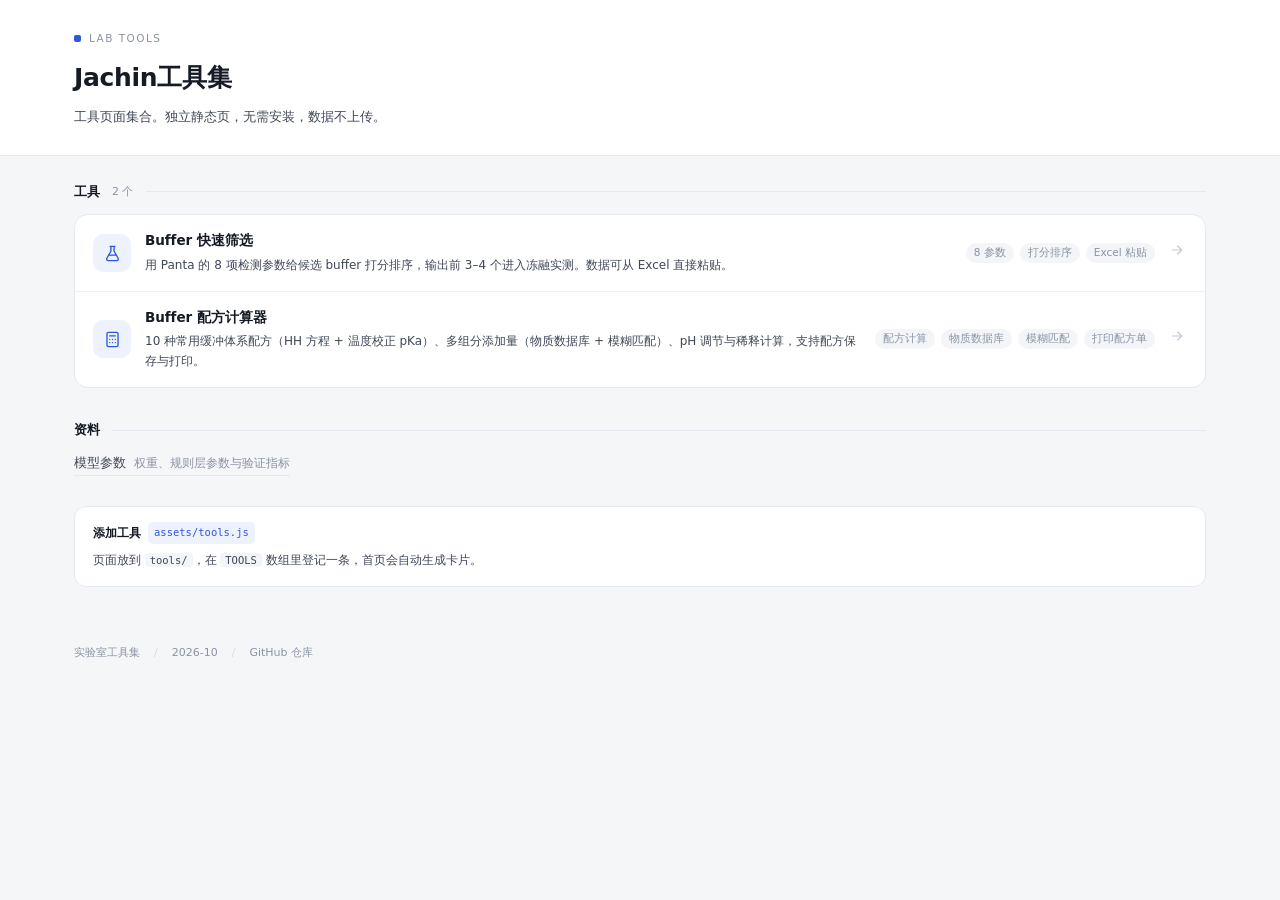
<file: index.html>
<!DOCTYPE html>
<html lang="zh-CN">
<head>
<meta charset="UTF-8">
<meta name="viewport" content="width=device-width, initial-scale=1.0">
<title>Jachin工具集</title>
<link rel="stylesheet" href="assets/site.css">
</head>
<body>

<div class="top">
  <div class="inner">
    <div class="mark"><i></i>Lab Tools</div>
    <h1>Jachin工具集</h1>
    <div class="lead">工具页面集合。独立静态页，无需安装，数据不上传。</div>
  </div>
</div>

<div class="shell">

  <div id="sectLive">
    <div class="sect-hd">
      <h2>工具</h2>
      <span class="cnt" id="cntLive"></span>
      <span class="line"></span>
    </div>
    <div class="list" id="gridLive"></div>
  </div>

  <div id="sectDocs" style="margin-top:32px">
    <div class="sect-hd">
      <h2>资料</h2>
      <span class="line"></span>
    </div>
    <div class="doclist" id="docList"></div>
  </div>

  <div class="note">
    <div class="hd">添加工具 <span class="k">assets/tools.js</span></div>
    页面放到 <code>tools/</code>，在 <code>TOOLS</code> 数组里登记一条，首页会自动生成卡片。
  </div>

</div>

<footer>
  <span>实验室工具集</span>
  <span class="sep">/</span>
  <span>2026-10</span>
  <span class="sep">/</span>
  <a href="https://github.com/JachinHu/buffer-screening-model">GitHub 仓库</a>
</footer>

<script src="assets/tools.js"></script>
</body>
</html>
</file>
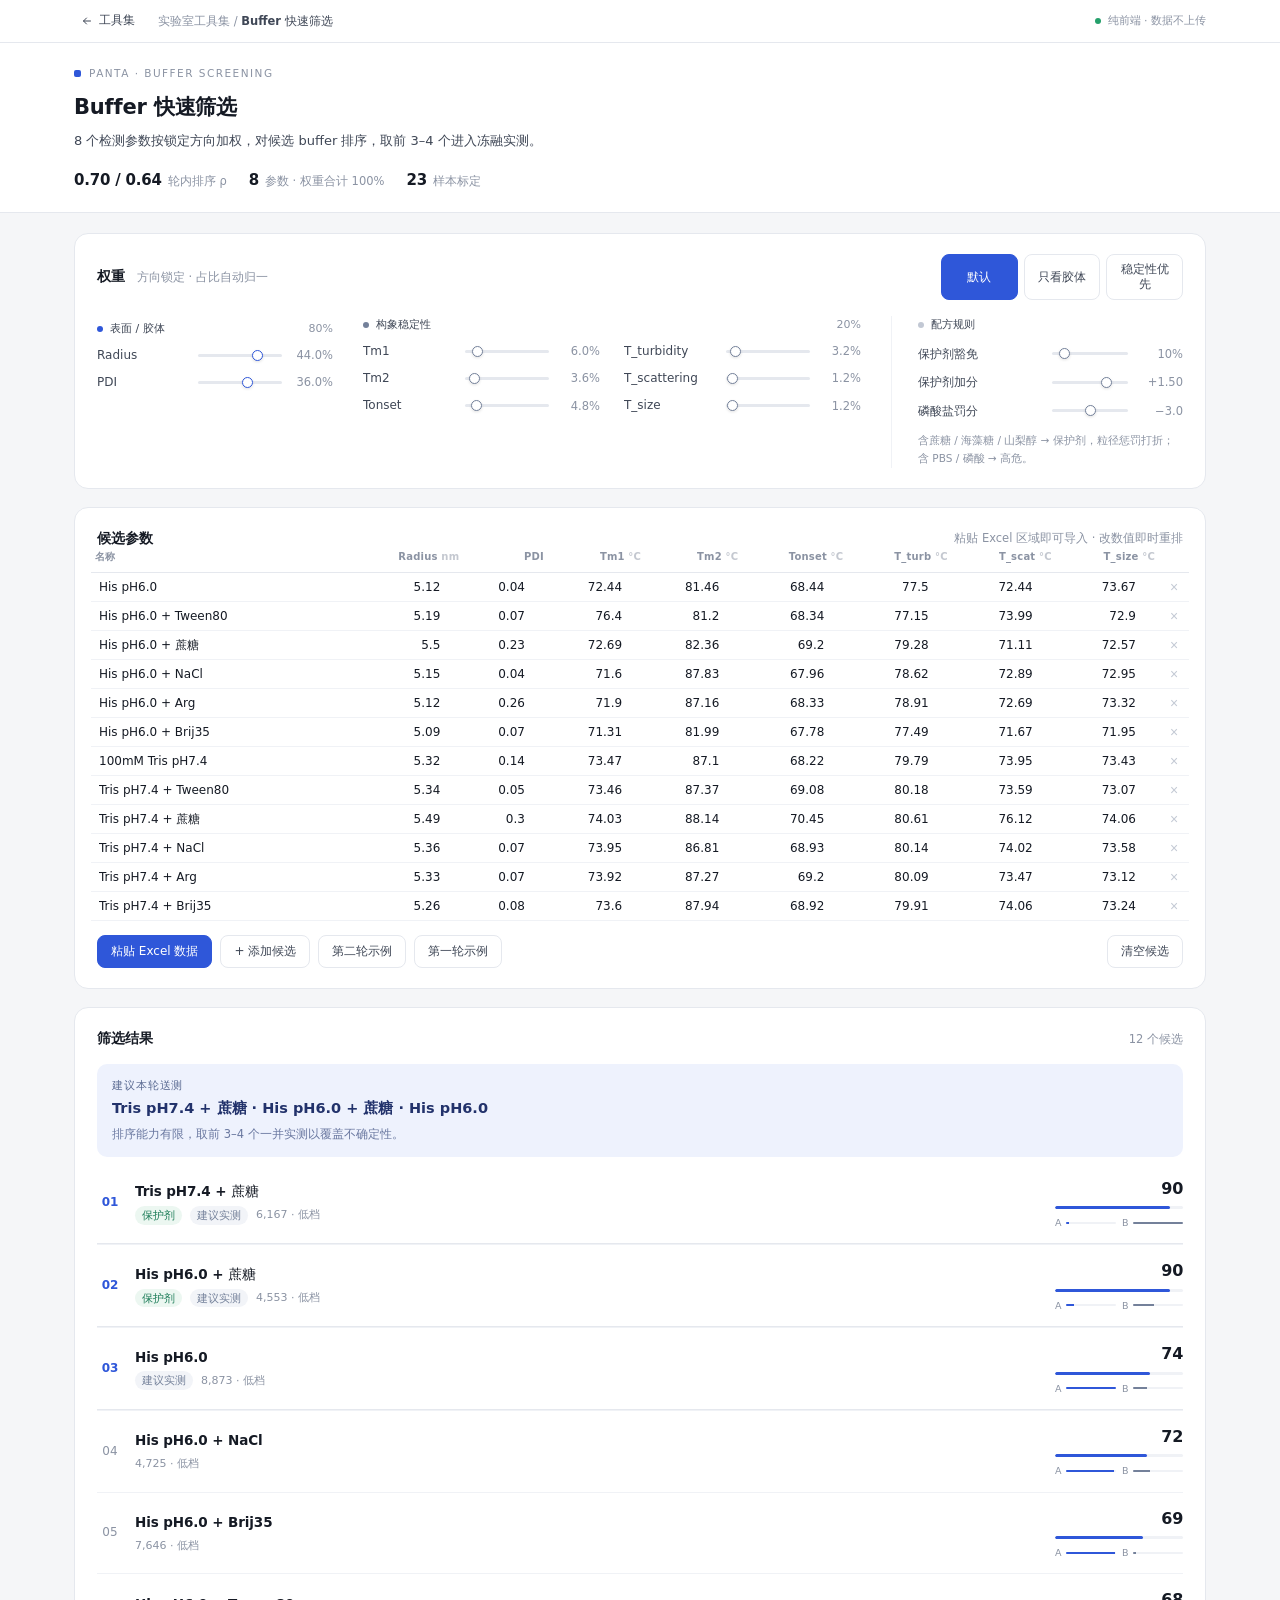
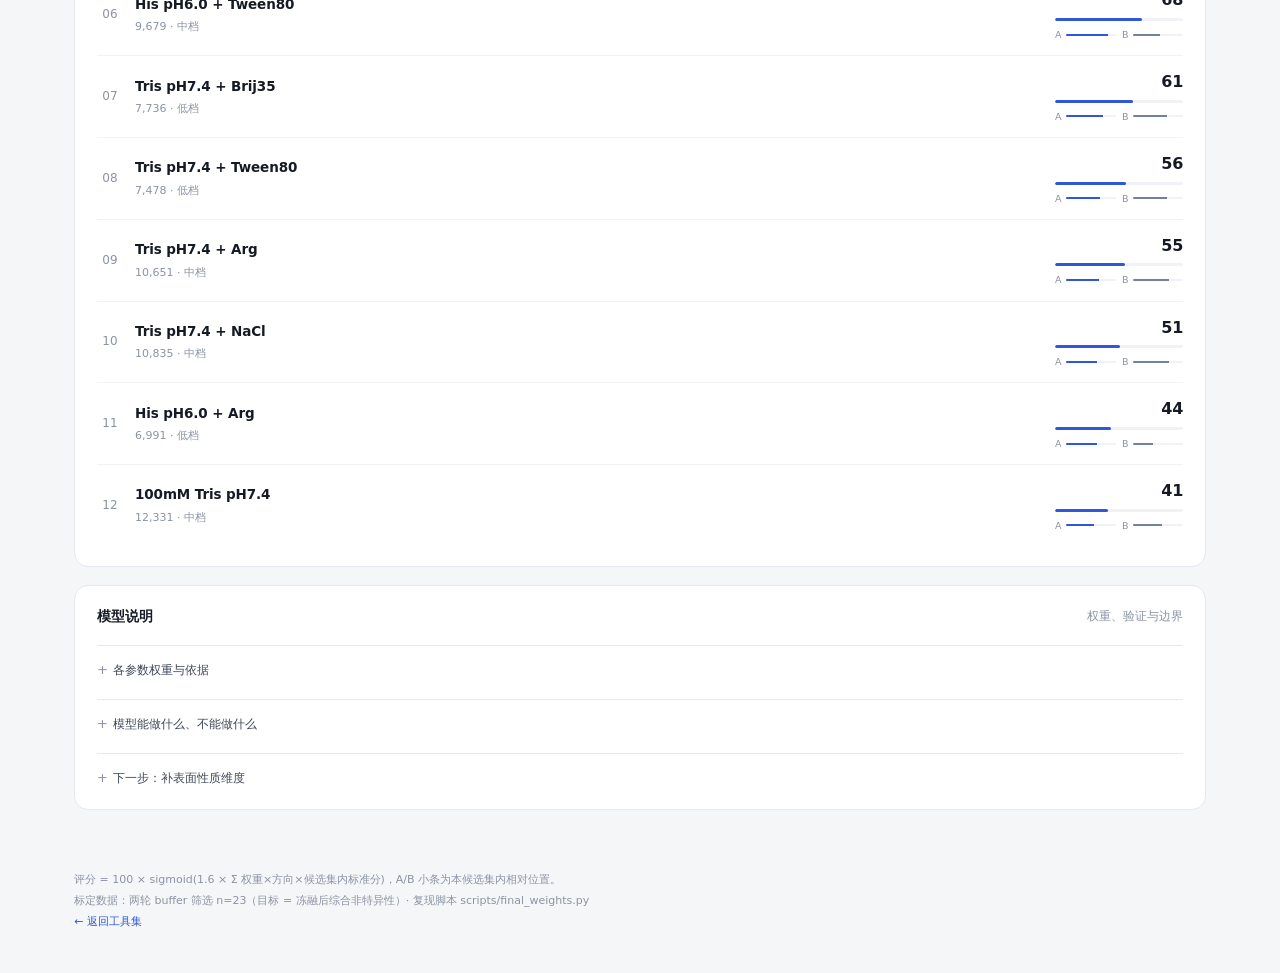
<file: Buffer快速筛选工具.html>
<!DOCTYPE html>
<html lang="zh-CN">
<head>
<meta charset="UTF-8">
<meta name="viewport" content="width=device-width, initial-scale=1.0">
<meta http-equiv="refresh" content="0; url=tools/buffer-screening.html">
<title>已迁移 · Buffer 快速筛选</title>
<link rel="canonical" href="tools/buffer-screening.html">
<style>
  body{margin:0;min-height:100vh;display:flex;align-items:center;justify-content:center;
    background:#f5f6f8;color:#3f4756;font:14px/1.7 "Segoe UI","Microsoft YaHei",system-ui,sans-serif}
  .b{text-align:center;padding:32px}
  a{color:#2f57d9;text-decoration:none}
  .m{color:#8b93a3;font-size:12px;margin-top:6px}
</style>
</head>
<body>
  <div class="b">
    <div>该工具已迁入工具集</div>
    <div style="margin-top:10px"><a href="tools/buffer-screening.html">→ 打开 Buffer 快速筛选</a></div>
    <div class="m">或前往 <a href="index.html">工具集首页</a></div>
  </div>
</body>
</html>
</file>
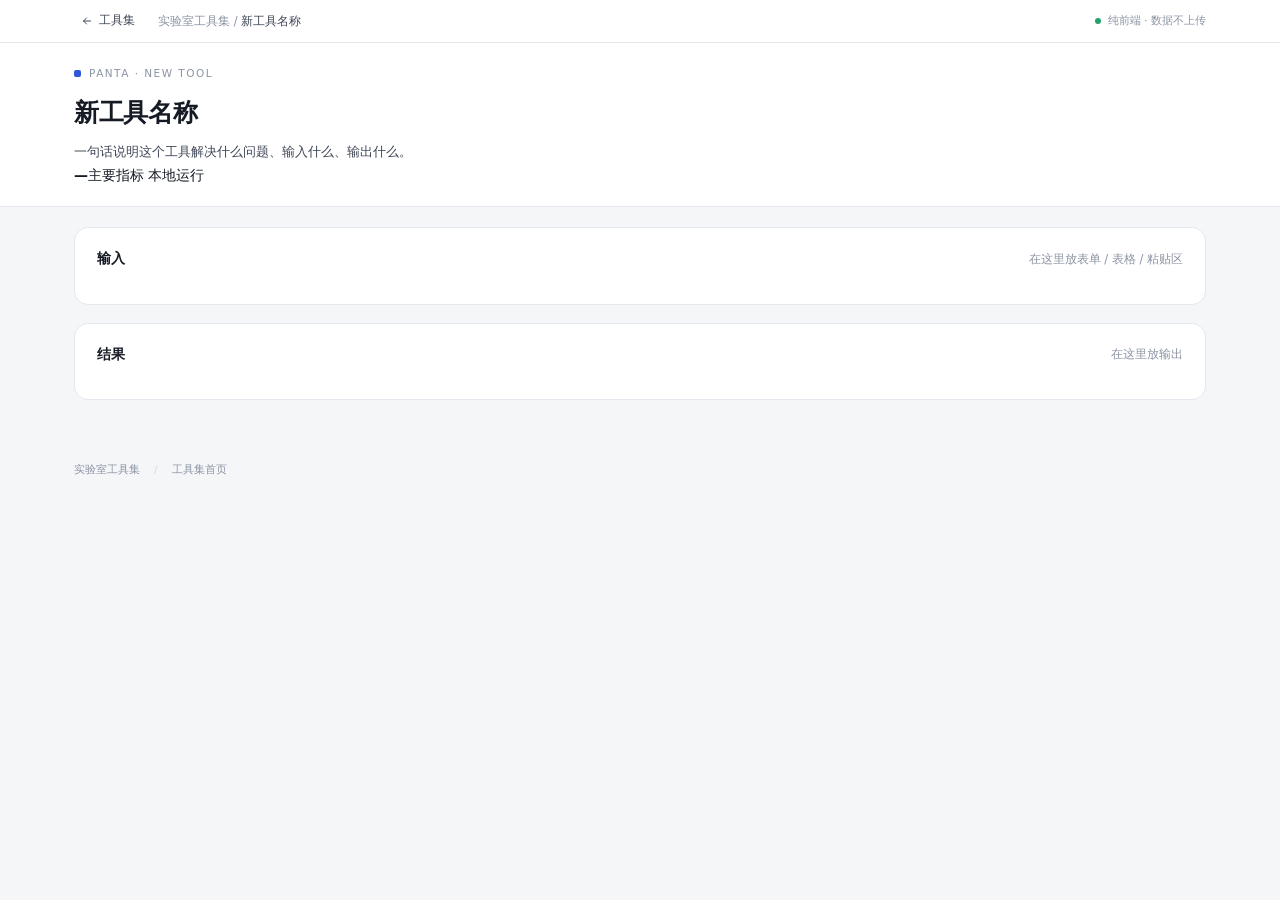
<file: tools/_template.html>
<!DOCTYPE html>
<html lang="zh-CN">
<head>
<meta charset="UTF-8">
<meta name="viewport" content="width=device-width, initial-scale=1.0">
<title>新工具 · 实验室工具集</title>
<!-- 共享样式：颜色、字号、卡片、标签都在这里 -->
<link rel="stylesheet" href="../assets/site.css">
<style>
  /* 只写本工具独有的样式 */
  .top .inner{max-width:1180px;margin:0 auto;padding:22px 24px 20px}
  .shell{max-width:1180px;margin:0 auto;padding:20px 24px 60px;display:flex;flex-direction:column;gap:18px}
  .panel{background:var(--card);border:1px solid var(--line);border-radius:var(--radius);padding:20px 22px}
  .hd{display:flex;align-items:center;justify-content:space-between;gap:12px;margin-bottom:14px}
  .hd h2{font-size:13.5px;font-weight:650}
  .hd .sub{font-size:11.5px;color:var(--muted)}
</style>
</head>
<body>

<!-- 返回条：所有工具页都保留这一段，只改 crumb 里的工具名 -->
<div class="toolbar">
  <div class="inner">
    <a class="back" href="../index.html">
      <svg viewBox="0 0 24 24"><path d="M19 12H5M11 6l-6 6 6 6"/></svg>
      工具集
    </a>
    <span class="crumb">实验室工具集 / <b>新工具名称</b></span>
    <span class="right"><i></i>纯前端 · 数据不上传</span>
  </div>
</div>

<div class="top">
  <div class="inner">
    <div class="mark"><i></i>Panta · New Tool</div>
    <h1>新工具名称</h1>
    <div class="lead">一句话说明这个工具解决什么问题、输入什么、输出什么。</div>
    <div class="chips">
      <span class="chip"><b>—</b>主要指标</span>
      <span class="chip">本地运行</span>
    </div>
  </div>
</div>

<div class="shell">

  <section class="panel">
    <div class="hd">
      <h2>输入</h2>
      <span class="sub">在这里放表单 / 表格 / 粘贴区</span>
    </div>
    <!-- 内容 -->
  </section>

  <section class="panel">
    <div class="hd">
      <h2>结果</h2>
      <span class="sub">在这里放输出</span>
    </div>
    <!-- 内容 -->
  </section>

</div>

<footer>
  <span>实验室工具集</span>
  <span class="sep">/</span>
  <a href="../index.html">工具集首页</a>
</footer>

<script>
/* 逻辑写在这里；不引外部依赖，保持单页可离线打开 */
</script>
</body>
</html>
</file>
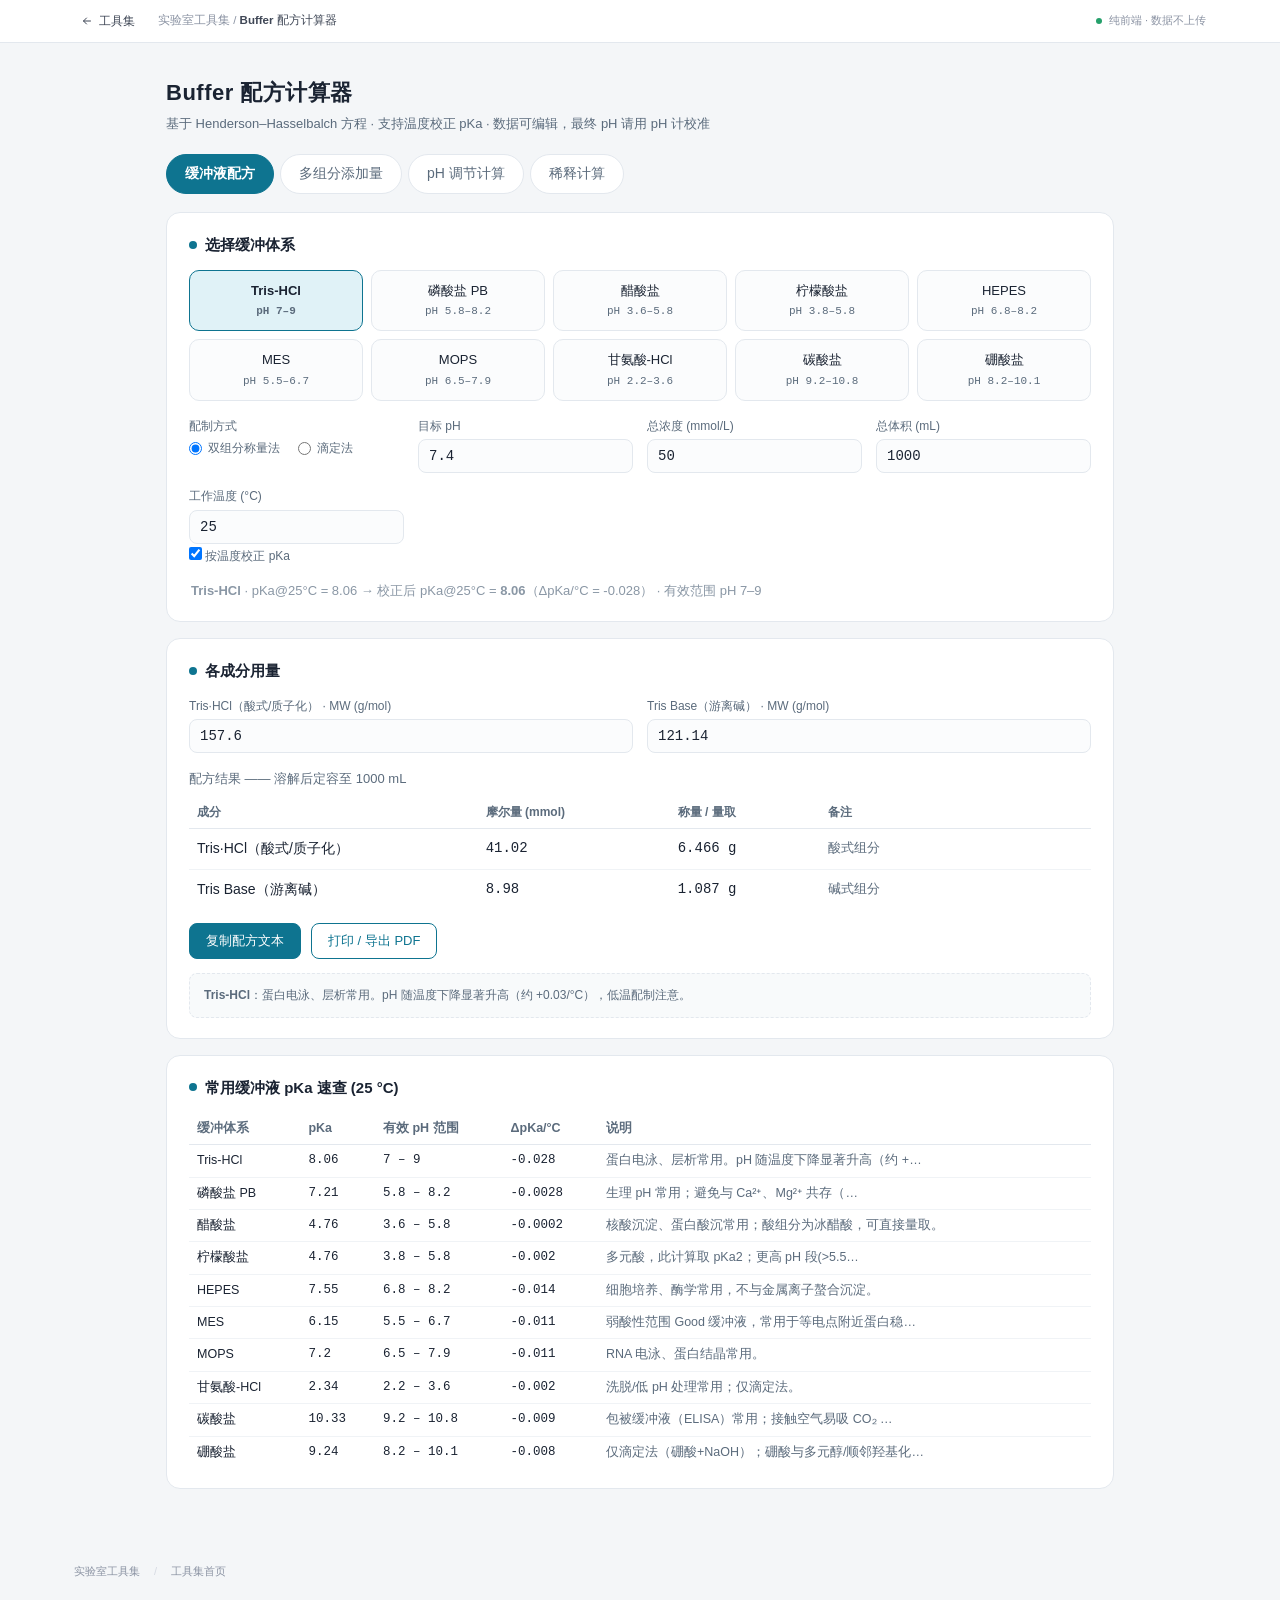
<file: tools/buffer-calculator.html>
<!DOCTYPE html>
<html lang="zh-CN">
<head>
<meta charset="UTF-8">
<meta name="viewport" content="width=device-width, initial-scale=1.0">
<link rel="stylesheet" href="../assets/site.css">
<title>Buffer 配方计算器 · 实验室工具集</title>
<style>
  :root{
    --bg:#f4f6f8; --card:#ffffff; --ink:#1a2332; --sub:#5b6b7c;
    --line:#e3e8ee; --accent:#0e7490; --accent-soft:#e0f2f7;
    --warn-bg:#fff7ed; --warn-ink:#9a3412; --ok:#047857;
    --mono:ui-monospace,'SF Mono',Consolas,'Cascadia Mono',monospace;
  }
  *{box-sizing:border-box;margin:0;padding:0}
  body{background:var(--bg);color:var(--ink);
    font-family:-apple-system,'Segoe UI','PingFang SC','Microsoft YaHei',sans-serif;
    line-height:1.55;padding:0}
  .wrap{max-width:980px;margin:0 auto;padding:22px 16px 56px}
  header{margin-bottom:20px}
  h1{font-size:22px;font-weight:700;letter-spacing:.5px}
  header p{color:var(--sub);font-size:13px;margin-top:4px}
  /* Tabs */
  .tabs{display:flex;gap:6px;flex-wrap:wrap;margin-bottom:18px}
  .tab{padding:8px 18px;border-radius:999px;border:1px solid var(--line);
    background:var(--card);color:var(--sub);font-size:14px;cursor:pointer;user-select:none}
  .tab.on{background:var(--accent);border-color:var(--accent);color:#fff;font-weight:600}
  section.tabpane{display:none}
  section.tabpane.on{display:block}
  .card{background:var(--card);border:1px solid var(--line);border-radius:14px;
    padding:20px 22px;margin-bottom:16px}
  .card h2{font-size:15px;font-weight:700;margin-bottom:14px;display:flex;align-items:center;gap:8px}
  .card h2 .dot{width:8px;height:8px;border-radius:50%;background:var(--accent)}
  .grid{display:grid;grid-template-columns:repeat(auto-fit,minmax(180px,1fr));gap:14px}
  .field label{display:block;font-size:12px;color:var(--sub);margin-bottom:4px}
  .field input,.field select{width:100%;padding:8px 10px;border:1px solid var(--line);
    border-radius:8px;font-size:14px;background:#fbfcfd;color:var(--ink);outline:none}
  .field input:focus,.field select:focus{border-color:var(--accent);background:#fff}
  .field input[type=number]{font-family:var(--mono)}
  .hint{font-size:11px;color:#8a97a5;margin-top:3px}
  .radio-row{display:flex;gap:18px;font-size:14px;align-items:center}
  .radio-row label{display:flex;align-items:center;gap:6px;cursor:pointer}
  table{width:100%;border-collapse:collapse;font-size:14px}
  th{font-size:12px;color:var(--sub);text-align:left;font-weight:600;
    border-bottom:1px solid var(--line);padding:6px 8px}
  td{padding:9px 8px;border-bottom:1px solid #f0f3f6}
  td.num{font-family:var(--mono)}
  tr:last-child td{border-bottom:none}
  .result-title{font-size:13px;color:var(--sub);margin-bottom:8px}
  .warn{background:var(--warn-bg);color:var(--warn-ink);font-size:12.5px;
    padding:8px 12px;border-radius:8px;margin-top:12px}
  .note{font-size:12px;color:var(--sub);background:#f8fafb;border:1px dashed var(--line);
    border-radius:8px;padding:10px 14px;margin-top:14px}
  .btn{padding:8px 16px;border-radius:8px;border:1px solid var(--accent);
    background:var(--accent);color:#fff;font-size:13px;cursor:pointer}
  .btn.ghost{background:#fff;color:var(--accent)}
  .btn:hover{opacity:.9}
  .actions{margin-top:14px;display:flex;gap:10px}
  .copied{color:var(--ok);font-size:13px;display:none}
  /* 模糊匹配下拉 */
  .rp-name-cell{position:relative;min-width:180px}
  .sugg{position:absolute;left:0;right:0;top:100%;z-index:60;background:#fff;border:1px solid var(--line);
    border-radius:8px;box-shadow:0 8px 24px rgba(20,40,60,.14);max-height:232px;overflow-y:auto;display:none;margin-top:2px}
  .sugg.open{display:block}
  .sugg .it{padding:7px 11px;font-size:13px;cursor:pointer;display:flex;justify-content:space-between;gap:10px;align-items:center}
  .sugg .it:hover,.sugg .it.hl{background:var(--accent-soft)}
  .sugg .it b{font-weight:600}
  .sugg .it .mw{font-family:var(--mono);font-size:11.5px;color:var(--sub);white-space:nowrap}
  .sugg mark{background:#bfe6f0;border-radius:2px;padding:0 1px;color:inherit}
  .sugg .none{padding:9px 11px;font-size:12px;color:var(--sub)}
  /* 我的配方列表 */
  .sr-item{margin-bottom:6px}
  .sr-row{display:flex;align-items:center;gap:12px;padding:9px 12px;border:1px solid var(--line);
    border-radius:9px;background:#fbfcfd;cursor:pointer;user-select:none}
  .sr-row:hover{border-color:#c9d6de;background:#f4f8fa}
  .sr-item.open .sr-row{border-radius:9px 9px 0 0;background:#f0f7fa;border-color:#bcd9e2}
  .sr-row .sr-name{font-weight:600;font-size:14px}
  .sr-row .sr-meta{flex:1;color:var(--sub);font-size:12px;font-family:var(--mono)}
  .sr-row .sr-caret{color:var(--sub);font-size:11px;transition:transform .15s}
  .sr-item.open .sr-caret{transform:rotate(90deg)}
  .sr-detail{display:none;border:1px solid #bcd9e2;border-top:none;border-radius:0 0 9px 9px;
    padding:12px 14px;background:#fff}
  .sr-item.open .sr-detail{display:block}
  .sr-vol{display:flex;align-items:center;gap:8px;margin-bottom:10px;flex-wrap:wrap}
  .sr-vol label{color:var(--sub);font-size:12px}
  .sr-vol input{width:110px;padding:5px 8px;border:1px solid var(--line);border-radius:7px;
    font-family:var(--mono);font-size:13px;background:#fbfcfd}
  .sr-vol input:focus{border-color:var(--accent);outline:none;background:#fff}
  .sr-vol .sr-vol-note{color:var(--sub);font-size:11px}
  .sr-tbl{width:100%;border-collapse:collapse;font-size:13px}
  .sr-tbl th,.sr-tbl td{padding:6px 8px;border-bottom:1px solid #f0f3f6;text-align:left}
  .sr-tbl th{font-size:12px;color:var(--sub);border-bottom:1px solid var(--line);font-weight:600}
  .sr-tbl tr:last-child td{border-bottom:none}
  .sr-empty{color:var(--sub);font-size:13px;padding:14px 4px;text-align:center}
  /* 配方单打印 */
  #srPrintArea{display:none}
  .prt-head h1{font-size:20px;margin:0 0 4px}
  .prt-head{border-bottom:2px solid #333;padding-bottom:10px;margin-bottom:14px}
  .prt-meta{font-size:12px;color:#444}
  .prt-table{width:100%;border-collapse:collapse;font-size:13px}
  .prt-table th,.prt-table td{border:1px solid #888;padding:6px 9px;text-align:left;vertical-align:top}
  .prt-table th{background:#efefef;font-weight:600}
  .prt-note{font-size:11.5px;color:#555;margin-top:12px}
  @media print{
    body{background:#fff;padding:0}
    body>.wrap,body>.toolbar,body>footer{display:none!important}
    #srPrintArea{display:block!important}
  }
  /* buffer picker */
  .picker{display:grid;grid-template-columns:repeat(auto-fill,minmax(150px,1fr));gap:8px;margin-bottom:16px}
  .pk{padding:10px 12px;border:1px solid var(--line);border-radius:10px;cursor:pointer;
    font-size:13px;background:#fbfcfd;text-align:center}
  .pk small{display:block;color:var(--sub);font-size:11px;margin-top:2px;font-family:var(--mono)}
  .pk.on{border-color:var(--accent);background:var(--accent-soft);font-weight:600}
  .ref-table td,.ref-table th{font-size:12.5px;padding:6px 8px}
  @media print{ body{background:#fff;padding:0} .tabs,.btn,.actions,.picker{display:none} section.tabpane{display:block!important} }
</style>
</head>
<body>
<div class="toolbar">
  <div class="inner">
    <a class="back" href="../index.html">
      <svg viewBox="0 0 24 24"><path d="M19 12H5M11 6l-6 6 6 6"/></svg>
      工具集
    </a>
    <span class="crumb">实验室工具集 / <b>Buffer 配方计算器</b></span>
    <span class="right"><i></i>纯前端 · 数据不上传</span>
  </div>
</div>
<div class="wrap">
  <header>
    <h1>Buffer 配方计算器</h1>
    <p>基于 Henderson–Hasselbalch 方程 · 支持温度校正 pKa · 数据可编辑，最终 pH 请用 pH 计校准</p>
  </header>

  <nav class="tabs">
    <div class="tab on" data-tab="t1">缓冲液配方</div>
    <div class="tab" data-tab="t2">多组分添加量</div>
    <div class="tab" data-tab="t3">pH 调节计算</div>
    <div class="tab" data-tab="t4">稀释计算</div>
  </nav>

  <!-- ========== Tab 1 缓冲液配方 ========== -->
  <section class="tabpane on" id="t1">
    <div class="card">
      <h2><span class="dot"></span>选择缓冲体系</h2>
      <div class="picker" id="picker"></div>

      <div class="grid">
        <div class="field"><label>配制方式</label>
          <div class="radio-row" id="modeRow"></div>
        </div>
        <div class="field"><label>目标 pH</label>
          <input type="number" id="b_ph" step="0.01" value="7.4">
        </div>
        <div class="field"><label>总浓度 (mmol/L)</label>
          <input type="number" id="b_c" step="1" value="50">
        </div>
        <div class="field"><label>总体积 (mL)</label>
          <input type="number" id="b_v" step="1" value="1000">
        </div>
        <div class="field"><label>工作温度 (°C)</label>
          <input type="number" id="b_t" step="0.1" value="25">
          <div class="hint"><label style="cursor:pointer"><input type="checkbox" id="b_tc" checked style="width:auto"> 按温度校正 pKa</label></div>
        </div>
        <div class="field" id="titrantField" style="display:none"><label>滴定液浓度 (mol/L)</label>
          <input type="number" id="b_tit" step="0.1" value="1.0">
        </div>
      </div>

      <div class="hint" id="pkaLine" style="margin:12px 2px 0;font-size:13px"></div>
    </div>

    <div class="card">
      <h2><span class="dot"></span>各成分用量</h2>
      <div id="compFields" class="grid" style="margin-bottom:16px"></div>
      <div class="result-title" id="resTitle">配方结果</div>
      <table>
        <thead><tr><th style="width:32%">成分</th><th>摩尔量 (mmol)</th><th>称量 / 量取</th><th style="width:30%">备注</th></tr></thead>
        <tbody id="resBody"></tbody>
      </table>
      <div id="resWarn"></div>
      <div class="actions">
        <button class="btn" id="copyBtn">复制配方文本</button>
        <button class="btn ghost" onclick="window.print()">打印 / 导出 PDF</button>
        <span class="copied" id="copied">✓ 已复制到剪贴板</span>
      </div>
      <div class="note" id="bufNote"></div>
    </div>

    <div class="card">
      <h2><span class="dot"></span>常用缓冲液 pKa 速查 (25 °C)</h2>
      <table class="ref-table">
        <thead><tr><th>缓冲体系</th><th>pKa</th><th>有效 pH 范围</th><th>ΔpKa/°C</th><th>说明</th></tr></thead>
        <tbody id="refBody"></tbody>
      </table>
    </div>
  </section>

  <!-- ========== Tab 2 多组分 ========== -->
  <section class="tabpane" id="t2">
    <div class="card">
      <h2><span class="dot"></span>多组分添加量计算</h2>
      <div class="grid" style="margin-bottom:14px">
        <div class="field"><label>溶液总体积 (mL)</label><input type="number" id="c_v" step="0.1" value="1000"></div>
        <div class="field" style="align-self:end"><button class="btn ghost" id="addRowBtn">＋ 添加成分行</button></div>
      </div>
      <div style="overflow-x:auto">
      <table id="recipeTable">
        <thead><tr>
          <th>成分（输入即模糊匹配）</th><th>形态</th><th>摩尔质量<br>(g/mol)</th><th>密度<br>(g/mL)</th><th>纯度<br>(%)</th>
          <th>目标浓度</th><th>单位</th><th style="min-width:190px">添加量</th><th></th>
        </tr></thead>
        <tbody id="recipeBody"></tbody>
      </table>
      </div>
      <div class="actions">
        <button class="btn" id="copyRecipe">复制配方文本</button>
        <button class="btn ghost" id="clearRecipe">清空配方行</button>
        <span class="copied" id="copied2">✓ 已复制到剪贴板</span>
      </div>
      <div class="note">成分列直接打字即从物质数据库模糊联想（如输入 tris、甘、twe 均可命中），选中后自动带入摩尔质量/密度/纯度；下拉没有的当自定义物质临时录入，参数仍可手改。液体按 质量 ÷ 密度 ÷ 纯度 折算量取体积；%(v/v) 直接按目标体积百分比量取。配方与物质数据库均自动保存在本机浏览器。</div>
    </div>

    <div class="card">
      <h2><span class="dot"></span>我的配方 <span style="font-weight:400;font-size:12px;color:var(--sub)" id="sr_count"></span></h2>
      <div class="grid" style="margin-bottom:14px;grid-template-columns:minmax(220px,1fr) auto">
        <div class="field"><label>配方名称</label><input type="text" id="sr_name" placeholder="如 PBS 1L、裂解液、透析液…"></div>
        <div class="field" style="align-self:end"><button class="btn" id="sr_save">保存当前配方</button></div>
      </div>
      <div id="sr_list"></div>
      <div class="note">保存内容包括全部配方行（成分、参数、浓度、单位）与总体积；<b>点击配方行</b>可展开查看成分明细，并直接修改配制体积（用量即时重算、自动保存）；「载入」会整表恢复到上方配方表。同名保存视为覆盖。</div>
    </div>

    <div class="card">
      <h2><span class="dot"></span>物质数据库 <span style="font-weight:400;font-size:12px;color:var(--sub)" id="libCount"></span></h2>
      <div class="grid" style="margin-bottom:12px;grid-template-columns:minmax(180px,1.4fr) 92px 108px 92px 92px auto">
        <div class="field"><label>新增物质 · 名称</label><input type="text" id="ns_name" placeholder="如 NaH₂PO₄ / 谷胱甘肽"></div>
        <div class="field"><label>形态</label>
          <select id="ns_state"><option value="solid">固体</option><option value="liquid">液体</option></select></div>
        <div class="field"><label>摩尔质量 (g/mol)</label><input type="number" id="ns_mw" step="0.01" placeholder="必填"></div>
        <div class="field"><label>密度 (g/mL)</label><input type="number" id="ns_d" step="0.001" disabled></div>
        <div class="field"><label>纯度 (%)</label><input type="number" id="ns_p" step="0.1" value="100" disabled></div>
        <div class="field" style="align-self:end"><button class="btn" id="ns_add" style="width:100%">添加入库</button></div>
      </div>
      <div class="field" style="max-width:320px;margin-bottom:10px"><label>搜索（支持模糊匹配）</label>
        <input type="text" id="libSearch" placeholder="输入关键字过滤下方列表…"></div>
      <div style="overflow-x:auto">
      <table id="libTable">
        <thead><tr><th>名称</th><th>形态</th><th>摩尔质量 (g/mol)</th><th>密度 (g/mL)</th><th>纯度 (%)</th><th></th></tr></thead>
        <tbody id="libBody"></tbody>
      </table>
      </div>
      <div class="actions">
        <button class="btn ghost" id="exportLibBtn">导出数据库 (JSON)</button>
        <button class="btn ghost" id="importLibBtn">导入 (JSON / CSV)</button>
        <input type="file" id="importFile" accept=".json,.csv,.txt" style="display:none">
        <button class="btn ghost" id="resetSubBtn">恢复默认库</button>
      </div>
      <div class="note">数据库中补充/修改试剂（名称、形态、摩尔质量、密度、纯度），配方表即时可用；数据保存在本机浏览器，可通过导出/导入在设备间迁移，也支持从 Excel 复制的 CSV（列序：名称,形态,摩尔质量,密度,纯度）批量导入。</div>
    </div>
  </section>

  <!-- ========== Tab 3 pH 调节 ========== -->
  <section class="tabpane" id="t3">
    <div class="card">
      <h2><span class="dot"></span>将缓冲液从当前 pH 调至目标 pH（强酸/强碱用量估算）</h2>
      <div class="grid">
        <div class="field"><label>缓冲液总浓度 (mmol/L)</label><input type="number" id="a_c" step="1" value="50"></div>
        <div class="field"><label>溶液体积 (mL)</label><input type="number" id="a_v" step="1" value="1000"></div>
        <div class="field"><label>缓冲对 pKa（25 °C）</label><input type="number" id="a_pka" step="0.01" value="8.06"></div>
        <div class="field"><label>当前 pH</label><input type="number" id="a_p1" step="0.01" value="7.2"></div>
        <div class="field"><label>目标 pH</label><input type="number" id="a_p2" step="0.01" value="7.6"></div>
        <div class="field"><label>调节用试剂</label>
          <select id="a_titrant"><option value="base">NaOH（升 pH）</option><option value="acid">HCl（降 pH）</option></select>
        </div>
        <div class="field"><label>滴定液浓度 (mol/L)</label><input type="number" id="a_tm" step="0.1" value="1.0"></div>
      </div>
      <div id="a_res" style="margin-top:18px"></div>
      <div class="note">原理：目标 pH 对应的共轭碱摩尔分数变化 × 缓冲总摩尔数 = 需转化的量。估算基于理想溶液，实际滴加时应边搅边用 pH 计监测，接近目标时改用稀滴定液微调。</div>
    </div>
  </section>

  <!-- ========== Tab 4 稀释 ========== -->
  <section class="tabpane" id="t4">
    <div class="card">
      <h2><span class="dot"></span>储备液稀释（C₁V₁ = C₂V₂）</h2>
      <div class="grid">
        <div class="field"><label>储备液浓度 C₁</label><input type="number" id="d_c1" step="0.001" value="1"></div>
        <div class="field"><label>目标浓度 C₂</label><input type="number" id="d_c2" step="0.001" value="0.05"></div>
        <div class="field"><label>目标体积 V₂ (mL)</label><input type="number" id="d_v2" step="0.1" value="100"></div>
      </div>
      <div id="d_res" style="margin-top:18px"></div>
      <div class="note">取 V₁ 储备液，加水（或其他溶剂）定容至 V₂。补加溶剂量 = V₂ − V₁。</div>
    </div>
  </section>
</div>

<footer>
  <span>实验室工具集</span>
  <span class="sep">/</span>
  <a href="../index.html">工具集首页</a>
</footer>

<!-- 配方单打印区（仅打印时可见） -->
<div id="srPrintArea"></div>

<script>
/* ============ 数据 ============ */
const BUFFERS = [
  { id:'tris', name:'Tris-HCl', pKa:8.06, dpKa:-0.028, range:[7.0,9.0],
    note:'蛋白电泳、层析常用。pH 随温度下降显著升高（约 +0.03/°C），低温配制注意。',
    acid:{label:'Tris·HCl（酸式/质子化）', mw:157.60},
    base:{label:'Tris Base（游离碱）', mw:121.14},
    titrate:{dissolve:'base', titrantLabel:'HCl'} },
  { id:'phos', name:'磷酸盐 PB', pKa:7.21, dpKa:-0.0028, range:[5.8,8.2],
    note:'生理 pH 常用；避免与 Ca²⁺、Mg²⁺ 共存（生成沉淀），不适合某些酶反应。',
    acid:{label:'NaH₂PO₄', mw:156.01, hint:'无水 119.98 · 二水 156.01'},
    base:{label:'Na₂HPO₄', mw:177.99, hint:'无水 141.96 · 二水 177.99 · 十二水 358.14'} },
  { id:'acet', name:'醋酸盐', pKa:4.76, dpKa:-0.0002, range:[3.6,5.8],
    note:'核酸沉淀、蛋白酸沉常用；酸组分为冰醋酸，可直接量取。',
    acid:{label:'冰醋酸（酸式）', mw:60.05, liquid:true, density:1.05, purity:99.5},
    base:{label:'醋酸钠·3H₂O', mw:136.08, hint:'无水 82.03'},
    titrate:{dissolve:'base', titrantLabel:'醋酸(按1 mol计,改用量取)'} },
  { id:'cit', name:'柠檬酸盐', pKa:4.76, dpKa:-0.002, range:[3.8,5.8],
    note:'多元酸，此计算取 pKa2；更高 pH 段(>5.5)偏差增大，建议实测校准。',
    acid:{label:'柠檬酸·H₂O', mw:210.14, hint:'无水 192.12'},
    base:{label:'柠檬酸三钠·2H₂O', mw:294.10, hint:'无水 258.06'} },
  { id:'hepes', name:'HEPES', pKa:7.55, dpKa:-0.014, range:[6.8,8.2],
    note:'细胞培养、酶学常用，不与金属离子螯合沉淀。',
    acid:{label:'HEPES（游离酸）', mw:238.30},
    base:{label:'HEPES 钠盐', mw:260.29},
    titrate:{dissolve:'acid', titrantLabel:'NaOH'} },
  { id:'mes', name:'MES', pKa:6.15, dpKa:-0.011, range:[5.5,6.7],
    note:'弱酸性范围 Good 缓冲液，常用于等电点附近蛋白稳定。',
    acid:{label:'MES（游离酸）', mw:195.24},
    base:{label:'MES 钠盐', mw:217.22},
    titrate:{dissolve:'acid', titrantLabel:'NaOH'} },
  { id:'mops', name:'MOPS', pKa:7.20, dpKa:-0.011, range:[6.5,7.9],
    note:'RNA 电泳、蛋白结晶常用。',
    acid:{label:'MOPS（游离酸）', mw:209.26},
    base:{label:'MOPS 钠盐', mw:231.25},
    titrate:{dissolve:'acid', titrantLabel:'NaOH'} },
  { id:'gly', name:'甘氨酸-HCl', pKa:2.34, dpKa:-0.002, range:[2.2,3.6],
    note:'洗脱/低 pH 处理常用；仅滴定法。',
    acid:{label:'甘氨酸', mw:75.07},
    base:null,
    titrate:{dissolve:'acid', titrantLabel:'HCl'} },
  { id:'carb', name:'碳酸盐', pKa:10.33, dpKa:-0.009, range:[9.2,10.8],
    note:'包被缓冲液（ELISA）常用；接触空气易吸 CO₂ 致 pH 漂移。',
    acid:{label:'NaHCO₃', mw:84.01},
    base:{label:'Na₂CO₃（无水）', mw:105.99, hint:'十水 286.14'},
    titrate:{dissolve:'acid', titrantLabel:'NaOH'} },
  { id:'bor', name:'硼酸盐', pKa:9.24, dpKa:-0.008, range:[8.2,10.1],
    note:'仅滴定法（硼酸+NaOH）；硼酸与多元醇/顺邻羟基化合物络合，避免含糖体系。',
    acid:{label:'硼酸 H₃BO₃', mw:61.83},
    base:null,
    titrate:{dissolve:'acid', titrantLabel:'NaOH'} },
];

/* ============ 通用 ============ */
const $ = id => document.getElementById(id);
const fmt = (x, d=2) => { if(!isFinite(x)) return '—';
  const s = x.toFixed(d); return /^0\.0+$/.test(s) ? x.toExponential(2) : parseFloat(s).toLocaleString('en-US',{maximumFractionDigits:d}); };
function frac(pH, pKa){ const r = Math.pow(10, pH - pKa); return {r, fAcid:1/(1+r), fBase:r/(1+r)}; }

/* Tabs */
document.querySelectorAll('.tab').forEach(t => t.addEventListener('click', () => {
  document.querySelectorAll('.tab').forEach(x=>x.classList.remove('on'));
  document.querySelectorAll('.tabpane').forEach(x=>x.classList.remove('on'));
  t.classList.add('on'); $(t.dataset.tab).classList.add('on');
}));

/* ============ Tab1 ============ */
let curBuf = BUFFERS[0], curMode = 'weigh';
const picker = $('picker');
BUFFERS.forEach(b => {
  const d = document.createElement('div'); d.className = 'pk'; d.textContent = b.name;
  const s = document.createElement('small'); s.textContent = `pH ${b.range[0]}–${b.range[1]}`; d.appendChild(s);
  d.onclick = () => { curBuf = b; curMode = b.base ? 'weigh' : 'titrate'; $('b_ph').value = ((b.range[0]+b.range[1])/2).toFixed(1); renderPicker(); renderBufForm(); calcBuf(); };
  picker.appendChild(d);
});
function renderPicker(){ [...picker.children].forEach((el,i)=> el.classList.toggle('on', BUFFERS[i]===curBuf)); }

function renderBufForm(){
  const mr = $('modeRow'); mr.innerHTML = '';
  const modes = curBuf.base ? [['weigh','双组分称量法'],['titrate','滴定法']] : [['titrate','滴定法（单一组分 + 滴定液）']];
  modes.forEach(([v,l]) => {
    const lb = document.createElement('label');
    lb.innerHTML = `<input type="radio" name="bmode" ${curMode===v?'checked':''} style="width:auto"> ${l}`;
    lb.querySelector('input').onchange = () => { curMode = v; renderBufForm(); calcBuf(); };
    mr.appendChild(lb);
  });
  $('titrantField').style.display = curMode==='titrate' ? '' : 'none';

  const cf = $('compFields'); cf.innerHTML = '';
  const mkMW = (key, comp) => {
    const f = document.createElement('div'); f.className = 'field';
    f.innerHTML = `<label>${comp.label} · MW (g/mol)</label>
      <input type="number" step="0.01" id="mw_${key}" value="${comp.mw}">`;
    if(comp.hint){ const h = document.createElement('div'); h.className='hint'; h.textContent = '可选水合物：' + comp.hint; f.appendChild(h); }
    if(comp.liquid){
      f.innerHTML += `<div class="hint">液体：密度 <input type="number" id="liq_d" value="${comp.density}" step="0.001" style="width:64px;padding:2px 6px"> g/mL，纯度 <input type="number" id="liq_p" value="${comp.purity}" step="0.1" style="width:64px;padding:2px 6px"> %</div>`;
      f.querySelectorAll('input').forEach(i=>i.addEventListener('input', calcBuf));
    }
    f.querySelector('input').addEventListener('input', calcBuf);
    cf.appendChild(f);
  };
  if(curMode === 'weigh'){ mkMW('acid', curBuf.acid); mkMW('base', curBuf.base); }
  else {
    const comp = curBuf.titrate.dissolve === 'base' ? curBuf.base : curBuf.acid;
    mkMW('diss', comp);
    const f = document.createElement('div'); f.className = 'field';
    f.innerHTML = `<label>滴定液（${curBuf.titrate.titrantLabel}）</label>
      <input type="text" value="${curBuf.titrate.titrantLabel}，浓度见上方" readonly style="color:var(--sub)">`;
    cf.appendChild(f);
  }
  $('bufNote').innerHTML = `<b>${curBuf.name}</b>：${curBuf.note}`;
}

function pKaEff(){
  let p = curBuf.pKa;
  if($('b_tc').checked){ p += curBuf.dpKa * (parseFloat($('b_t').value) - 25); }
  return p;
}
function calcBuf(){
  const pH = parseFloat($('b_ph').value), c = parseFloat($('b_c').value)/1000, V = parseFloat($('b_v').value)/1000;
  const pKa = pKaEff();
  $('pkaLine').innerHTML = `<b>${curBuf.name}</b> · pKa@25°C = ${curBuf.pKa}` +
    ($('b_tc').checked ? ` → 校正后 pKa@${$('b_t').value}°C = <b>${pKa.toFixed(2)}</b>（ΔpKa/°C = ${curBuf.dpKa}）` : '') +
    ` · 有效范围 pH ${curBuf.range[0]}–${curBuf.range[1]}`;
  const nT = c * V; // mol
  const {r, fAcid, fBase} = frac(pH, pKa);
  const body = $('resBody'); body.innerHTML = '';
  let warn = '', summary = `【${curBuf.name} 缓冲液】pH ${pH}，${$('b_c').value} mM，${$('b_v').value} mL\n`;

  const addRow = (name, mmol, amount, note='') => {
    body.insertAdjacentHTML('beforeend',
      `<tr><td>${name}</td><td class="num">${fmt(mmol,2)}</td><td class="num">${amount}</td><td style="color:var(--sub);font-size:12.5px">${note}</td></tr>`);
  };
  const massStr = (mmol, mw) => `${fmt(mmol/1000*mw,3)} g`;
  const liquidStr = (g) => {
    const d = parseFloat($('liq_d')?.value), p = parseFloat($('liq_p')?.value)/100;
    return isFinite(d)&&isFinite(p)&&p>0 ? `${fmt(g,3)} g ≈ <b>${fmt(g/d/p,2)} mL</b>` : `${fmt(g,3)} g`;
  };

  if(curMode === 'weigh'){
    const nA = nT*fAcid*1000, nB = nT*fBase*1000;
    const mwA = parseFloat($('mw_acid').value), mwB = parseFloat($('mw_base').value);
    const gA = nA/1000*mwA, gB = nB/1000*mwB;
    const amtA = curBuf.acid.liquid ? liquidStr(gA) : massStr(nA, mwA);
    addRow(curBuf.acid.label, nA, amtA, curBuf.acid.liquid ? '先量取后溶解' : '酸式组分');
    addRow(curBuf.base.label, nB, massStr(nB, mwB), '碱式组分');
    summary += `· ${curBuf.acid.label}: ${fmt(gA,3)} g${curBuf.acid.liquid?` ≈ ${fmt(gA/parseFloat($('liq_d').value)/(parseFloat($('liq_p').value)/100),2)} mL`:''}\n`;
    summary += `· ${curBuf.base.label}: ${fmt(gB,3)} g\n`;
    $('resTitle').textContent = `配方结果 —— 溶解后定容至 ${$('b_v').value} mL`;
  } else {
    const comp = curBuf.titrate.dissolve === 'base' ? curBuf.base : curBuf.acid;
    const mw = parseFloat($('mw_diss').value);
    const g = nT*1000/1000*mw;
    const isTitrantAcid = curBuf.titrate.titrantLabel.startsWith('HCl');
    const nTit = isTitrantAcid ? nT*fAcid : nT*fBase;
    const titM = parseFloat($('b_tit').value);
    addRow(comp.label, nT*1000, massStr(nT*1000, mw), '全部溶入');
    addRow(`${curBuf.titrate.titrantLabel}（${titM} mol/L）`, nTit*1000, `${fmt(nTit*1000,2)} mmol ≈ <b>${fmt(nTit/titM*1000,2)} mL</b>`, '边搅边滴加');
    summary += `· ${comp.label}: ${fmt(g,3)} g\n· ${curBuf.titrate.titrantLabel} (${titM} mol/L): ${fmt(nTit/titM*1000,2)} mL（滴加后定容）\n`;
    $('resTitle').textContent = `配方结果 —— 滴定至目标 pH 后定容至 ${$('b_v').value} mL`;
  }

  if(pH < curBuf.range[0] || pH > curBuf.range[1])
    warn += `<div class="warn">⚠️ 目标 pH ${pH} 超出 ${curBuf.name} 有效缓冲范围（${curBuf.range[0]}–${curBuf.range[1]}），缓冲能力不足，建议换体系。</div>`;
  else if(Math.abs(pH - pKa) > 1)
    warn += `<div class="warn">⚠️ pH 与 pKa 相差超过 1（当前 |Δ| = ${Math.abs(pH-pKa).toFixed(2)}），缓冲容量明显下降。</div>`;
  $('resWarn').innerHTML = warn;

  summary += `· pKa（${$('b_tc').checked ? $('b_t').value+'°C 校正' : '25°C'}）= ${pKa.toFixed(2)}\n（估算值，定容后请用 pH 计复核微调）`;
  $('copyBtn').onclick = () => {
    navigator.clipboard.writeText(summary).then(()=>{ $('copied').style.display='inline'; setTimeout(()=>$('copied').style.display='none',1800); });
  };
}

['b_ph','b_c','b_v','b_t','b_tc','b_tit'].forEach(id => $(id).addEventListener('input', calcBuf));
renderPicker(); renderBufForm(); calcBuf();

/* pKa 速查表 */
$('refBody').innerHTML = BUFFERS.map(b =>
  `<tr><td>${b.name}</td><td class="num">${b.pKa}</td><td class="num">${b.range[0]} – ${b.range[1]}</td><td class="num">${b.dpKa}</td><td style="color:var(--sub)">${b.note.length>26 ? b.note.slice(0,26)+'…' : b.note}</td></tr>`).join('');

/* ============ Tab2 多组分添加量 ============ */
const esc = s => String(s).replace(/&/g,'&amp;').replace(/</g,'&lt;').replace(/>/g,'&gt;').replace(/"/g,'&quot;');
const UNIT_LABEL = {M:'mol/L', mM:'mmol/L', gL:'g/L', mgmL:'mg/mL', pct:'%(w/v)', pctv:'%(v/v)'};

const DEFAULT_LIB = [
  {name:'NaCl', state:'solid', mw:58.44, density:null, purity:100},
  {name:'KCl', state:'solid', mw:74.55, density:null, purity:100},
  {name:'Tris Base', state:'solid', mw:121.14, density:null, purity:100},
  {name:'Tris·HCl', state:'solid', mw:157.60, density:null, purity:100},
  {name:'NaH₂PO₄·2H₂O', state:'solid', mw:156.01, density:null, purity:100},
  {name:'Na₂HPO₄·2H₂O', state:'solid', mw:177.99, density:null, purity:100},
  {name:'咪唑', state:'solid', mw:68.08, density:null, purity:100},
  {name:'甘氨酸', state:'solid', mw:75.07, density:null, purity:100},
  {name:'蔗糖', state:'solid', mw:342.30, density:null, purity:100},
  {name:'海藻糖·2H₂O', state:'solid', mw:378.33, density:null, purity:100},
  {name:'甘露醇', state:'solid', mw:182.17, density:null, purity:100},
  {name:'山梨醇', state:'solid', mw:182.17, density:null, purity:100},
  {name:'EDTA·2Na·2H₂O', state:'solid', mw:372.24, density:null, purity:100},
  {name:'MgCl₂·6H₂O', state:'solid', mw:203.30, density:null, purity:100},
  {name:'CaCl₂·2H₂O', state:'solid', mw:147.01, density:null, purity:100},
  {name:'DTT', state:'solid', mw:154.25, density:null, purity:100},
  {name:'PEG 8000', state:'solid', mw:8000, density:null, purity:100},
  {name:'甘油', state:'liquid', mw:92.09, density:1.26, purity:99.5},
  {name:'Tween-20', state:'liquid', mw:1228, density:1.095, purity:100},
  {name:'Tween-80', state:'liquid', mw:1310, density:1.07, purity:100},
  {name:'冰醋酸', state:'liquid', mw:60.05, density:1.05, purity:99.5},
  {name:'β-巯基乙醇', state:'liquid', mw:78.13, density:1.11, purity:99},
  {name:'乙醇', state:'liquid', mw:46.07, density:0.789, purity:95},
  {name:'异丙醇', state:'liquid', mw:60.10, density:0.786, purity:99.7},
];

const LIB_KEY = 'buf_calc_lib_v1', REC_KEY = 'buf_calc_recipe_v1';
function loadJSON(key, fallback){
  try { const v = JSON.parse(localStorage.getItem(key)); return Array.isArray(v) ? v : fallback; }
  catch(e){ return fallback; }
}
let LIB = loadJSON(LIB_KEY, null) || DEFAULT_LIB.map(s => ({...s}));
let recipe = loadJSON(REC_KEY, null) || [
  {lib:-1, name:'NaCl',  state:'solid',  mw:58.44,  density:null, purity:100, conc:150, unit:'mM'},
  {lib:-1, name:'Tris Base', state:'solid', mw:121.14, density:null, purity:100, conc:25, unit:'mM'},
  {lib:-1, name:'甘油', state:'liquid', mw:92.09, density:1.26, purity:99.5, conc:10, unit:'pctv'},
];
function saveAll(){ try { localStorage.setItem(LIB_KEY, JSON.stringify(LIB)); localStorage.setItem(REC_KEY, JSON.stringify(recipe)); } catch(e){} }

/* ---- 物质数据库：模糊匹配 + 搜索 + 表单新增 + 导入导出 ---- */
const normName = s => String(s || '').toLowerCase().replace(/[\s·・_\-]/g, '');
function fuzzy(q){
  const raw = String(q || '').trim();
  if(!raw) return [];
  const toks = raw.toLowerCase().split(/[\s·・,，]+/).map(normName).filter(Boolean); // 先分词再归一
  const nq = normName(raw);
  const out = [];
  LIB.forEach((s, si) => {
    const n = normName(s.name);
    let sc = -1;
    if(n === nq) sc = 100;                                  // 完全一致
    else if(n.startsWith(nq)) sc = 50;                      // 前缀
    else if(n.includes(nq)) sc = 20;                        // 包含
    else if(toks.length > 1 && toks.every(t => n.includes(t))) sc = 10; // 多关键字（乱序命中）
    if(sc >= 0) out.push({si, s, sc});
  });
  return out.sort((a, b) => b.sc - a.sc).slice(0, 8);
}
function highlight(name, q){
  const nq = normName(q);
  if(!nq) return esc(name);
  const n = normName(name);
  const idx = n.indexOf(nq);
  if(idx < 0) return esc(name);
  let count = 0, start = -1, end = -1;
  for(let k = 0; k < name.length; k++){
    if(/[\s·・_\-]/.test(name[k])) continue;
    if(count === idx) start = k;
    if(count === idx + nq.length - 1){ end = k; break; }
    count++;
  }
  if(start < 0 || end < 0) return esc(name);
  return esc(name.slice(0, start)) + '<mark>' + esc(name.slice(start, end + 1)) + '</mark>' + esc(name.slice(end + 1));
}

function renderLib(){
  const q = ($('libSearch')?.value || '').trim();
  const nq = normName(q);
  const tb = $('libBody'); tb.innerHTML = '';
  let shown = 0;
  LIB.forEach((s, i) => {
    if(nq && !normName(s.name).includes(nq)) return;
    shown++;
    const tr = document.createElement('tr');
    tr.innerHTML = `
      <td><input type="text" value="${esc(s.name)}" data-f="name" style="min-width:110px"></td>
      <td><select data-f="state">
        <option value="solid"${s.state==='solid'?' selected':''}>固体</option>
        <option value="liquid"${s.state==='liquid'?' selected':''}>液体</option></select></td>
      <td><input type="number" step="0.01" value="${s.mw ?? ''}" data-f="mw" style="width:96px"></td>
      <td><input type="number" step="0.001" value="${s.density ?? ''}" data-f="density" ${s.state==='liquid'?'':'disabled'} style="width:80px"></td>
      <td><input type="number" step="0.1" value="${s.purity ?? ''}" data-f="purity" ${s.state==='liquid'?'':'disabled'} style="width:80px"></td>
      <td><button class="btn ghost" style="padding:3px 10px" title="删除该物质">删</button></td>`;
    tr.querySelectorAll('[data-f]').forEach(inp => inp.addEventListener('input', () => {
      const f = inp.dataset.f;
      LIB[i][f] = (f === 'state') ? inp.value : (inp.value === '' ? null : parseFloat(inp.value));
      if(f === 'state') renderLib();
      syncRecipeFromLib(); saveAll(); recalcRecipe();
    }));
    tr.querySelector('button').onclick = () => {
      if(!confirm(`从数据库删除「${s.name}」？（配方行中已选它的将转为自定义）`)) return;
      LIB.splice(i, 1); renderLib(); syncRecipeFromLib(); saveAll();
    };
    tb.appendChild(tr);
  });
  $('libCount').textContent = `共 ${LIB.length} 种物质` + (nq ? ` · 匹配 ${shown} 种` : '');
}
$('libSearch').addEventListener('input', renderLib);

/* 新增入库 */
$('ns_state').addEventListener('change', () => {
  const liq = $('ns_state').value === 'liquid';
  $('ns_d').disabled = !liq; $('ns_p').disabled = !liq;
});
$('ns_add').onclick = () => {
  const name = $('ns_name').value.trim();
  const mw = parseFloat($('ns_mw').value);
  if(!name || !isFinite(mw) || mw <= 0){ alert('请填写名称和摩尔质量（摩尔质量需大于 0）'); return; }
  if(LIB.some(s => normName(s.name) === normName(name)) && !confirm('数据库中已有同名物质，仍要添加吗？')) return;
  const liq = $('ns_state').value === 'liquid';
  LIB.push({name, state: liq?'liquid':'solid', mw,
    density: liq ? (parseFloat($('ns_d').value) || null) : null,
    purity:  liq ? (parseFloat($('ns_p').value) || 100) : 100});
  saveAll(); renderLib();
  $('ns_name').value = ''; $('ns_mw').value = ''; $('ns_d').value = ''; $('ns_p').value = '100';
  $('ns_name').focus();
};

/* 导出 / 导入 */
$('exportLibBtn').onclick = () => {
  const blob = new Blob([JSON.stringify(LIB, null, 2)], {type:'application/json'});
  const a = document.createElement('a');
  a.href = URL.createObjectURL(blob); a.download = '物质数据库.json'; a.click();
  URL.revokeObjectURL(a.href);
};
$('importLibBtn').onclick = () => $('importFile').click();
$('importFile').addEventListener('change', e => {
  const f = e.target.files[0]; if(!f) return;
  const rd = new FileReader();
  rd.onload = () => {
    let items = null;
    try {
      if(/\.json$/i.test(f.name)){
        const j = JSON.parse(rd.result);
        if(!Array.isArray(j)) throw 0;
        items = j.map(x => ({
          name: String(x.name ?? x.名称 ?? '').trim(),
          state: (x.state === 'liquid' || x.形态 === '液体') ? 'liquid' : 'solid',
          mw: parseFloat(x.mw ?? x.摩尔质量),
          density: parseFloat(x.density ?? x.密度 ?? '') || null,
          purity: parseFloat(x.purity ?? x.纯度 ?? '') || 100,
        })).filter(x => x.name && isFinite(x.mw));
      } else {
        const lines = String(rd.result).split(/\r?\n/).filter(l => l.trim());
        items = lines.map((ln, li) => {
          if(li === 0 && /名称|name/i.test(ln)) return null; // 表头行
          const c = ln.split(/[\t,]/).map(x => x.trim());
          return {name: c[0], state: (c[1] === '液体' || /^liquid/i.test(c[1]||'')) ? 'liquid' : 'solid',
                  mw: parseFloat(c[2]), density: c[3] ? parseFloat(c[3]) : null,
                  purity: c[4] ? parseFloat(c[4]) : 100};
        }).filter(x => x && x.name && isFinite(x.mw));
      }
    } catch(ex){ items = null; }
    if(!items || !items.length){
      alert('导入失败：请使用本工具导出的 JSON，或 CSV/TSV 文本（列序：名称,形态,摩尔质量,密度,纯度）');
    } else {
      let add = 0, skip = 0;
      items.forEach(x => {
        if(LIB.some(s => normName(s.name) === normName(x.name))){ skip++; return; }
        LIB.push(x); add++;
      });
      saveAll(); renderLib(); syncRecipeFromLib();
      alert(`导入完成：新增 ${add} 种，跳过 ${skip} 项（重名或缺摩尔质量）`);
    }
    e.target.value = '';
  };
  rd.readAsText(f, 'utf-8');
});
$('resetSubBtn').onclick = () => {
  if(!confirm('恢复默认数据库？将覆盖当前自建条目。')) return;
  LIB = DEFAULT_LIB.map(s => ({...s})); renderLib(); syncRecipeFromLib(); saveAll();
};

/* 配方行与库同步：库中被删/改名时保持配方行可用 */
function syncRecipeFromLib(){
  recipe.forEach(r => {
    if(r.lib >= 0 && r.lib < LIB.length){
      const s = LIB[r.lib];
      r.name = s.name; r.state = s.state; r.mw = s.mw; r.density = s.density; r.purity = s.purity;
    } else if(r.lib >= 0) r.lib = -1; // 物质已删除 → 转自定义
  });
  renderRecipe();
}

/* ---- 配方表：成分输入模糊匹配物质数据库 ---- */
function renderRecipe(){
  const tb = $('recipeBody'); tb.innerHTML = '';
  recipe.forEach((r, i) => {
    const tr = document.createElement('tr');
    const unitOpts = Object.entries(UNIT_LABEL).map(([k, v]) =>
      `<option value="${k}"${r.unit === k ? ' selected' : ''}>${v}</option>`).join('');
    tr.innerHTML = `
      <td class="rp-name-cell">
        <input type="text" class="rp-name" value="${esc(r.name)}" placeholder="打字模糊匹配，如 tris / 甘" autocomplete="off">
        <div class="sugg"></div>
      </td>
      <td><select class="rp-state">
        <option value="solid"${r.state==='solid'?' selected':''}>固体</option>
        <option value="liquid"${r.state==='liquid'?' selected':''}>液体</option></select></td>
      <td><input type="number" step="0.01" class="rp-mw" value="${r.mw ?? ''}" style="width:96px"></td>
      <td><input type="number" step="0.001" class="rp-d" value="${r.density ?? ''}" ${r.state==='liquid'?'':'disabled'} style="width:80px"></td>
      <td><input type="number" step="0.1" class="rp-p" value="${r.purity ?? ''}" ${r.state==='liquid'?'':'disabled'} style="width:80px"></td>
      <td><input type="number" step="0.001" class="rp-conc" value="${r.conc ?? ''}" style="width:96px"></td>
      <td><select class="rp-unit" style="min-width:92px">${unitOpts}</select></td>
      <td class="rp-amt num"></td>
      <td><button class="btn ghost" style="padding:3px 10px" title="删除该行">删</button></td>`;

    /* --- 成分模糊匹配 --- */
    const nameInp = tr.querySelector('.rp-name'), sugg = tr.querySelector('.sugg');
    let curList = [], hl = -1;
    const closeSugg = () => { sugg.classList.remove('open'); sugg.innerHTML = ''; curList = []; hl = -1; };
    const pickLib = si => {
      const s = LIB[si];
      recipe[i] = {lib: si, name: s.name, state: s.state, mw: s.mw, density: s.density, purity: s.purity,
                   conc: recipe[i].conc, unit: recipe[i].unit};
      if(recipe[i].state === 'solid' && recipe[i].unit === 'pctv') recipe[i].unit = 'mM';
      renderRecipe(); saveAll();
    };
    const showSugg = () => {
      const q = nameInp.value.trim();
      curList = q ? fuzzy(q) : LIB.slice(0, 8).map((s, si) => ({si, s, sc: 0}));
      hl = -1;
      sugg.innerHTML = curList.length
        ? curList.map((m, k) => `
            <div class="it" data-k="${k}">
              <b>${highlight(m.s.name, q)}</b>
              <span class="mw">${m.s.state === 'liquid' ? '液体' : '固体'} · MW ${m.s.mw}</span>
            </div>`).join('')
        : '<div class="none">无匹配 — 将作为自定义物质处理</div>';
      sugg.classList.add('open');
      sugg.querySelectorAll('.it').forEach(el => el.addEventListener('mousedown', ev => {
        ev.preventDefault();
        pickLib(curList[+el.dataset.k].si);
      }));
    };
    nameInp.addEventListener('input', () => {
      r.name = nameInp.value;
      if(r.lib >= 0) r.lib = -1;   // 手动输入 → 解绑库条目
      saveAll(); showSugg(); recalcRecipe();
    });
    nameInp.addEventListener('focus', showSugg);
    nameInp.addEventListener('blur', () => setTimeout(() => {
      closeSugg();
      const q = nameInp.value.trim();
      if(q){
        const m = fuzzy(q).find(x => normName(x.s.name) === normName(q));
        if(m && r.lib !== m.si) pickLib(m.si);   // 输入了库中完整名称 → 自动绑定
      }
    }, 150));
    nameInp.addEventListener('keydown', e => {
      if(!sugg.classList.contains('open') || !curList.length) return;
      if(e.key === 'ArrowDown'){ e.preventDefault(); hl = Math.min(hl + 1, curList.length - 1); }
      else if(e.key === 'ArrowUp'){ e.preventDefault(); hl = Math.max(hl - 1, 0); }
      else if(e.key === 'Enter'){ e.preventDefault(); if(hl >= 0) pickLib(curList[hl].si); else { closeSugg(); nameInp.blur(); } }
      else if(e.key === 'Escape'){ closeSugg(); return; }
      sugg.querySelectorAll('.it').forEach((el, k) => el.classList.toggle('hl', k === hl));
    });

    /* --- 其余字段 --- */
    tr.querySelector('.rp-state').addEventListener('change', e => {
      r.state = e.target.value;
      if(r.state === 'liquid' && !isFinite(parseFloat(r.density))){ r.density = 1.0; r.purity = 100; }
      if(r.state === 'solid' && r.unit === 'pctv') r.unit = 'mM';
      renderRecipe(); saveAll();
    });
    ['mw','d','p','conc'].forEach(cls => {
      const inp = tr.querySelector('.rp-' + cls);
      inp.addEventListener('input', () => {
        const key = {mw:'mw', d:'density', p:'purity', conc:'conc'}[cls];
        r[key] = inp.value === '' ? null : parseFloat(inp.value);
        if(r.lib >= 0 && key !== 'conc'){ r.lib = -1; } // 手改库参数 → 转自定义，避免被库覆盖
        saveAll(); recalcRecipe();
      });
    });
    tr.querySelector('.rp-unit').addEventListener('change', e => { r.unit = e.target.value; saveAll(); recalcRecipe(); });
    tr.querySelector('td:last-child button').onclick = () => {
      recipe.splice(i, 1); renderRecipe(); saveAll(); recalcRecipe();
    };
    tb.appendChild(tr);
  });
  recalcRecipe();
}
$('addRowBtn').onclick = () => {
  recipe.push({lib:-1, name:'', state:'solid', mw:100, density:null, purity:100, conc:10, unit:'mM'});
  renderRecipe(); saveAll();
  const rows = $('recipeBody').querySelectorAll('tr');
  rows[rows.length-1]?.querySelector('.rp-name')?.focus();
};
$('clearRecipe').onclick = () => {
  if(!recipe.length || !confirm('清空全部配方行？')) return;
  recipe = []; renderRecipe(); saveAll();
};
$('c_v').addEventListener('input', recalcRecipe);

/* 单行用量计算：返回 {txt, g, mL, mmol, name, conc, unit} */
function amountOf(r, V){
  const mw = parseFloat(r.mw), conc = parseFloat(r.conc);
  if(!isFinite(conc)) return {txt:'<span style="color:#8a97a5">填浓度</span>'};
  let g = NaN, mol = NaN;
  switch(r.unit){
    case 'M':    mol = conc;      g = conc * mw * V; break;
    case 'mM':   mol = conc/1000; g = conc/1000 * mw * V; break;
    case 'gL':   g = conc * V;    mol = mw ? g/mw : NaN; break;
    case 'mgmL': g = conc * V;    mol = mw ? g/mw : NaN; break;
    case 'pct':  g = conc * 10 * V; mol = mw ? g/mw : NaN; break;
    case 'pctv': {
      const mL = conc/100 * V;
      const d = parseFloat(r.density), p = (parseFloat(r.purity) || 100)/100;
      const g2 = isFinite(d) ? mL * d * p : NaN;
      mol = (mw && isFinite(g2)) ? g2/mw : NaN;
      return {txt:`<b>${fmt(mL,2)} mL</b>${isFinite(mol)?` <span style="color:var(--sub);font-size:12px">≈ ${fmt(mol*1000,2)} mmol</span>`:''}`,
              mL, mmol: mol*1000, name:r.name, conc, unit:UNIT_LABEL[r.unit]};
    }
  }
  if(!isFinite(g)) return {txt:'<span style="color:#8a97a5">—</span>'};
  const mmol = isFinite(mol) ? mol*1000 : NaN;
  if(r.state === 'liquid'){
    const d = parseFloat(r.density), p = (parseFloat(r.purity) || 100)/100;
    if(!(d > 0)) return {txt:`${fmt(g,3)} g <span style="color:var(--warn-ink);font-size:12px">（缺密度）</span>`, g, mmol, name:r.name, conc, unit:UNIT_LABEL[r.unit]};
    const mL = g / d / p;
    return {txt:`<b>${fmt(mL,2)} mL</b> <span style="color:var(--sub);font-size:12px">（纯品 ${fmt(g,3)} g${isFinite(mmol)?`，${fmt(mmol,2)} mmol`:''}）</span>`,
            mL, g, mmol, name:r.name, conc, unit:UNIT_LABEL[r.unit]};
  }
  return {txt:`<b>${fmt(g,3)} g</b>${isFinite(mmol)?` <span style="color:var(--sub);font-size:12px">（${fmt(mmol,2)} mmol）</span>`:''}`,
          g, mmol, name:r.name, conc, unit:UNIT_LABEL[r.unit]};
}

let lastSummary = '';
function recalcRecipe(){
  const V = (parseFloat($('c_v').value) || 0)/1000;
  const amts = recipe.map(r => amountOf(r, V));
  [...$('recipeBody').querySelectorAll('.rp-amt')].forEach((td, i) => { td.innerHTML = amts[i]?.txt || ''; });
  lastSummary = `【多组分配方】总体积 ${$('c_v').value} mL\n` + recipe.map((r, i) => {
    const a = amts[i];
    const label = (r.name || '').trim() || '未命名成分';
    const amt = a?.mL != null ? `${fmt(a.mL,2)} mL` : (a?.g != null ? `${fmt(a.g,3)} g` : '—');
    return `· ${label}：${r.conc ?? ''} ${UNIT_LABEL[r.unit] || ''} → ${amt}`;
  }).join('\n') + '\n（估算值，定容后以实测为准）';
}
$('copyRecipe').onclick = () => {
  navigator.clipboard.writeText(lastSummary).then(() => {
    $('copied2').style.display = 'inline'; setTimeout(() => $('copied2').style.display = 'none', 1800);
  });
};
renderLib(); renderRecipe();

/* ---- 我的配方：保存 / 载入 / 删除 ---- */
const SREC_KEY = 'buf_calc_recipes_v1';
let savedRecipes = loadJSON(SREC_KEY, []);
function saveSaved(){ try { localStorage.setItem(SREC_KEY, JSON.stringify(savedRecipes)); } catch(e){} }
let expandedIdx = null;
function renderSaved(){
  const box = $('sr_list'); box.innerHTML = '';
  $('sr_count').textContent = savedRecipes.length ? `已存 ${savedRecipes.length} 个` : '';
  if(!savedRecipes.length){
    expandedIdx = null;
    box.innerHTML = '<div class="sr-empty">还没有保存的配方 —— 填好上方配方表后，命名即可保存，下次一键载入</div>';
    return;
  }
  savedRecipes.forEach((sr, i) => {
    const item = document.createElement('div');
    item.className = 'sr-item' + (expandedIdx === i ? ' open' : '');
    const div = document.createElement('div'); div.className = 'sr-row';
    const nComp = sr.rows.length;
    const meta = `${nComp} 种成分 · ${sr.v} mL · ${sr.date}`;
    div.innerHTML = `
      <span class="sr-caret">▶</span>
      <span class="sr-name">${esc(sr.name)}</span>
      <span class="sr-meta">${esc(meta)}</span>
      <button class="btn" style="padding:4px 14px" title="载入到上方配方表">载入</button>
      <button class="btn ghost" style="padding:4px 14px">打印</button>
      <button class="btn ghost" style="padding:4px 14px">删</button>`;
    const btns = div.querySelectorAll('button');
    btns[0].onclick = () => {
      recipe = JSON.parse(JSON.stringify(sr.rows));
      $('c_v').value = sr.v;
      syncRecipeFromLib();            // 与物质数据库同步，失效的库引用自动转自定义
      renderRecipe(); saveAll();
      window.scrollTo({top: $('recipeTable').getBoundingClientRect().top + window.scrollY - 20, behavior:'smooth'});
    };
    btns[1].onclick = () => printSavedRecipe(sr);
    btns[2].onclick = () => {
      if(!confirm(`删除配方「${sr.name}」？`)) return;
      if(expandedIdx === i) expandedIdx = null; else if(expandedIdx > i) expandedIdx--;
      savedRecipes.splice(i, 1); saveSaved(); renderSaved();
    };
    /* 点击行 → 展开/收起成分明细 + 体积编辑 */
    div.addEventListener('click', e => {
      if(e.target.closest('button')) return;
      expandedIdx = (expandedIdx === i) ? null : i;
      renderSaved();
    });

    const detail = document.createElement('div'); detail.className = 'sr-detail';
    detail.innerHTML = `
      <div class="sr-vol">
        <label>配制体积 (mL)</label>
        <input type="number" class="sr-v" step="0.1" min="0" value="${sr.v}">
        <span class="sr-vol-note">修改后用量即时重算并自动保存</span>
      </div>
      <table class="sr-tbl">
        <thead><tr><th>成分</th><th>形态</th><th>目标浓度</th><th style="min-width:160px">添加量</th></tr></thead>
        <tbody></tbody>
      </table>
      ${nComp ? '' : '<div class="sr-empty">该配方为空</div>'}`;
    const tbody = detail.querySelector('tbody');
    const fill = () => {
      const V = (parseFloat(detail.querySelector('.sr-v').value) || 0)/1000;
      tbody.innerHTML = sr.rows.map(r => {
        const a = amountOf(r, V);
        return `<tr>
          <td><b>${esc((r.name || '').trim()) || '—'}</b></td>
          <td>${r.state === 'liquid' ? '液体' : '固体'}</td>
          <td>${esc((r.conc ?? '') + ' ' + (UNIT_LABEL[r.unit] || ''))}</td>
          <td class="num">${a?.txt || '—'}</td>
        </tr>`;
      }).join('');
    };
    fill();
    const vInp = detail.querySelector('.sr-v');
    vInp.addEventListener('input', () => { sr.v = vInp.value; fill(); });
    vInp.addEventListener('change', () => { saveSaved(); div.querySelector('.sr-meta').textContent = `${nComp} 种成分 · ${sr.v} mL · ${sr.date}`; });

    item.appendChild(div); item.appendChild(detail);
    box.appendChild(item);
  });
}
/* 生成并打印配方单 */
function printSavedRecipe(sr){
  const V = (parseFloat(sr.v) || 0)/1000;
  let html = `
    <div class="prt-head">
      <h1>${esc(sr.name)}</h1>
      <div class="prt-meta">配制体积 ${esc(String(sr.v))} mL · 保存日期 ${esc(sr.date)} · 打印时间 ${new Date().toLocaleString('zh-CN')}</div>
    </div>
    <table class="prt-table">
      <thead><tr><th style="width:32px">#</th><th>成分</th><th>形态</th><th>目标浓度</th><th style="width:180px">添加量</th><th>摩尔质量 (g/mol)</th><th>密度 / 纯度</th></tr></thead>
      <tbody>`;
  sr.rows.forEach((r, i) => {
    const a = amountOf(r, V);
    const conc = (r.conc ?? '') + ' ' + (UNIT_LABEL[r.unit] || '');
    html += `<tr>
      <td>${i+1}</td>
      <td><b>${esc((r.name || '').trim()) || '—'}</b></td>
      <td>${r.state === 'liquid' ? '液体' : '固体'}</td>
      <td>${esc(conc)}</td>
      <td>${a?.txt || '—'}</td>
      <td>${r.mw ?? '—'}</td>
      <td>${r.state === 'liquid' ? `${r.density ?? '—'} g/mL / ${r.purity ?? '—'}%` : '—'}</td>
    </tr>`;
  });
  html += `</tbody></table>
    <div class="prt-note">添加量为估算值；配制时先以约 80% 体积的水溶解各成分，混匀后定容至 ${esc(String(sr.v))} mL，最终以 pH 计 / 浓度实测为准。生成于 Buffer 配方计算器。</div>`;
  $('srPrintArea').innerHTML = html;
  window.print();
}
$('sr_save').onclick = () => {
  if(!recipe.length){ alert('当前配方行为空，没有可保存的内容'); return; }
  const name = $('sr_name').value.trim() || `配方 ${new Date().toISOString().slice(0,10)}`;
  const idx = savedRecipes.findIndex(x => normName(x.name) === normName(name));
  if(idx >= 0 && !confirm(`已有同名配方「${name}」，覆盖它？`)) return;
  const entry = {name, v: $('c_v').value, date: new Date().toISOString().slice(0,10),
                 rows: JSON.parse(JSON.stringify(recipe))};
  if(idx >= 0) savedRecipes[idx] = entry; else savedRecipes.unshift(entry);
  saveSaved(); renderSaved();
  $('sr_name').value = '';
};
renderSaved();

/* ============ Tab3 pH 调节 ============ */
function calcAdj(){
  const c = parseFloat($('a_c').value)/1000, V = parseFloat($('a_v').value)/1000;
  const pKa = parseFloat($('a_pka').value), p1 = parseFloat($('a_p1').value), p2 = parseFloat($('a_p2').value);
  const nT = c*V;
  const f1 = frac(p1,pKa).fBase, f2 = frac(p2,pKa).fBase;
  const dn = nT*(f2-f1); // >0 需加碱
  const tm = parseFloat($('a_tm').value);
  const needBase = dn > 0;
  const mmol = Math.abs(dn)*1000, mL = tm>0 ? Math.abs(dn)/tm*1000 : NaN;
  const sel = $('a_titrant').value;
  const mismatch = (needBase && sel==='acid') || (!needBase && sel==='base');
  let html = `<div class="result-title">计算结果</div><table>
    <tr><td>当前碱式摩尔分数</td><td class="num">${fmt(f1,4)}</td><td>目标碱式摩尔分数</td><td class="num">${fmt(f2,4)}</td></tr>
    <tr><td>需转化的缓冲组分量</td><td class="num"><b>${fmt(mmol,2)} mmol</b></td>
    <td>需加入</td><td class="num"><b>${fmt(mL,2)} mL ${needBase?'NaOH':'HCl'}（${tm} mol/L）</b></td></tr></table>`;
  if(mismatch) html += `<div class="warn">⚠️ 当前选择的是 ${sel==='acid'?'HCl':'NaOH'}，但 pH 需要${needBase?'升':'降'}，方向相反——请切换试剂或检查 pH 输入。</div>`;
  if(p2 < pKa-1 || p2 > pKa+1) html += `<div class="warn">⚠️ 目标 pH 距 pKa 超过 1，此浓度下缓冲容量不足，建议提高浓度或换缓冲体系。</div>`;
  $('a_res').innerHTML = html;
}
['a_c','a_v','a_pka','a_p1','a_p2','a_titrant','a_tm'].forEach(id => $(id).addEventListener('input', calcAdj));
calcAdj();

/* ============ Tab4 稀释 ============ */
function calcDil(){
  const c1 = parseFloat($('d_c1').value), c2 = parseFloat($('d_c2').value), v2 = parseFloat($('d_v2').value);
  const v1 = c2>0 ? c1*v2/c2 : NaN;
  $('d_res').innerHTML = `<div class="result-title">计算结果</div><table>
    <tr><td>需取储备液 V₁</td><td class="num"><b>${isFinite(v1)?fmt(v1,2):'—'} mL</b></td>
    <td>补加水定容至</td><td class="num">${fmt(v2,2)} mL（加水 ≈ ${isFinite(v1)?fmt(v2-v1,2):'—'} mL）</td></tr></table>`;
}
['d_c1','d_c2','d_v2'].forEach(id => $(id).addEventListener('input', calcDil));
calcDil();
</script>
</body>
</html>
</file>
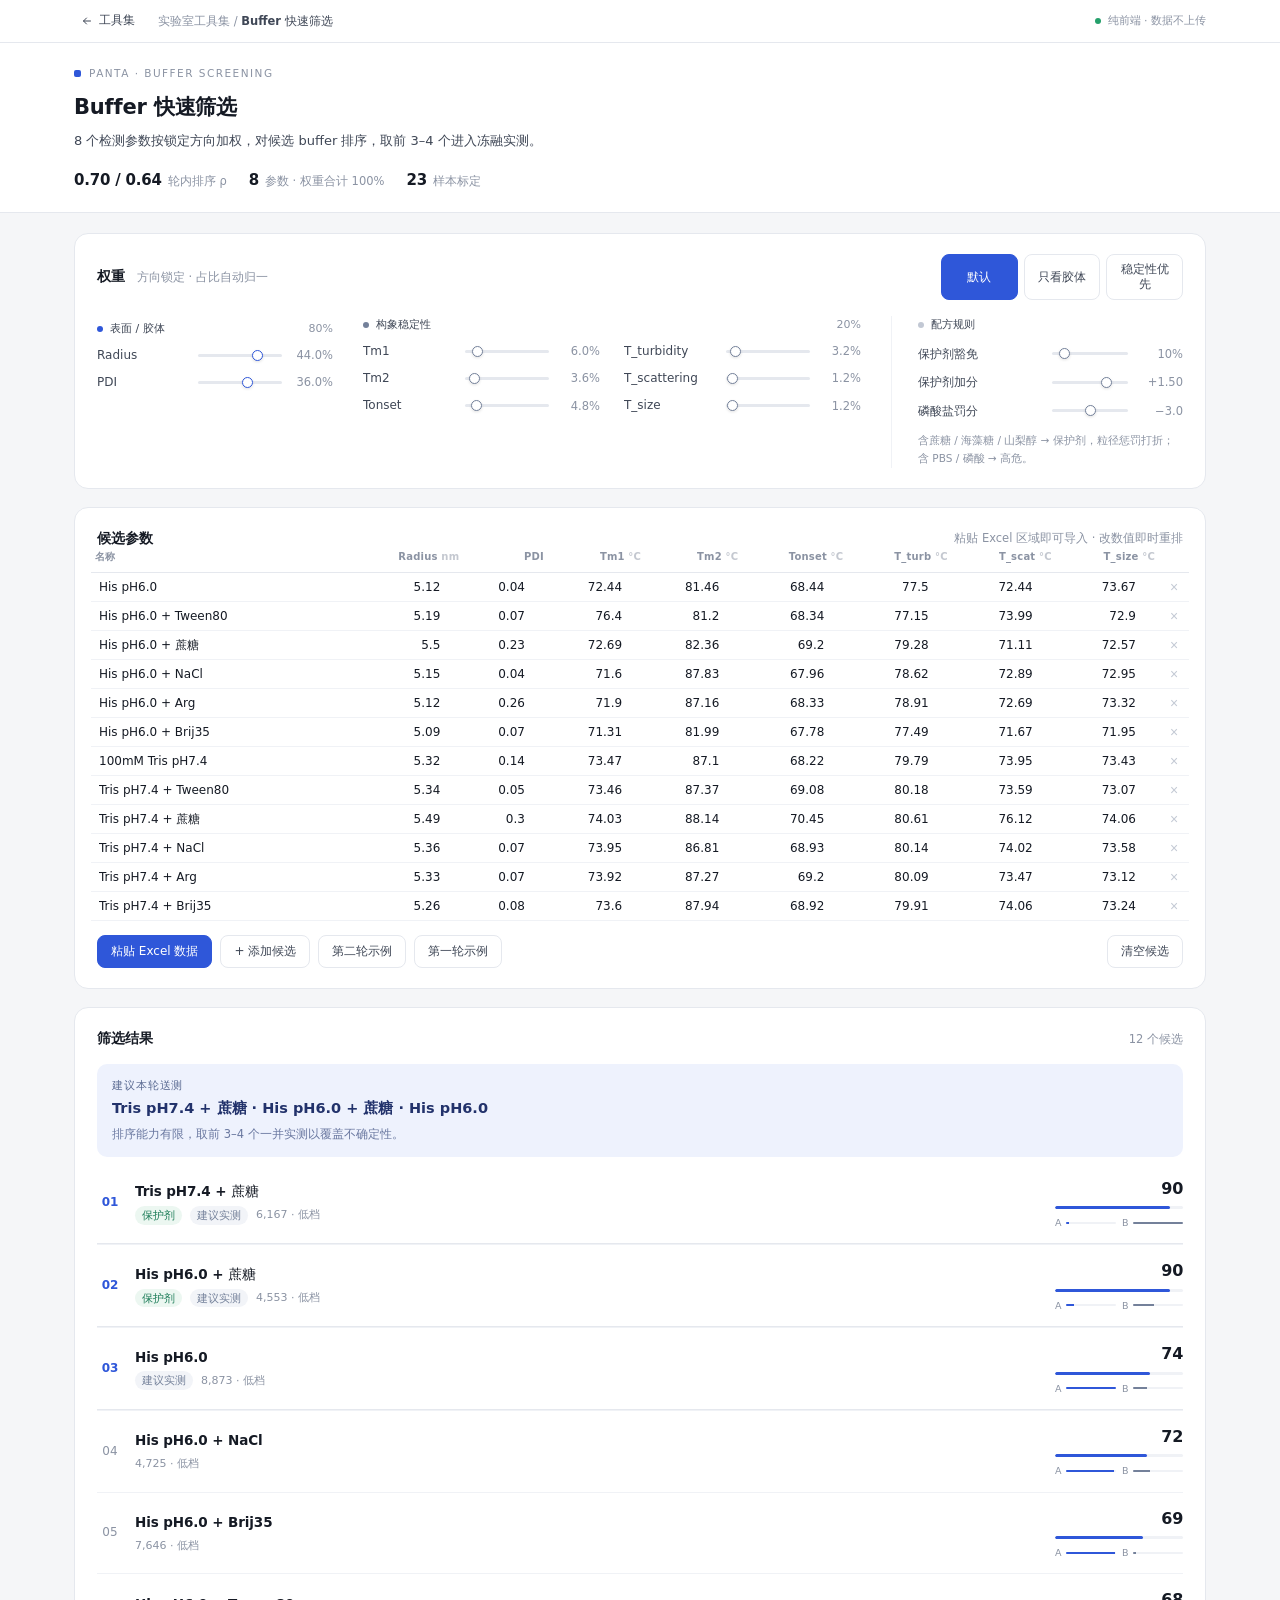
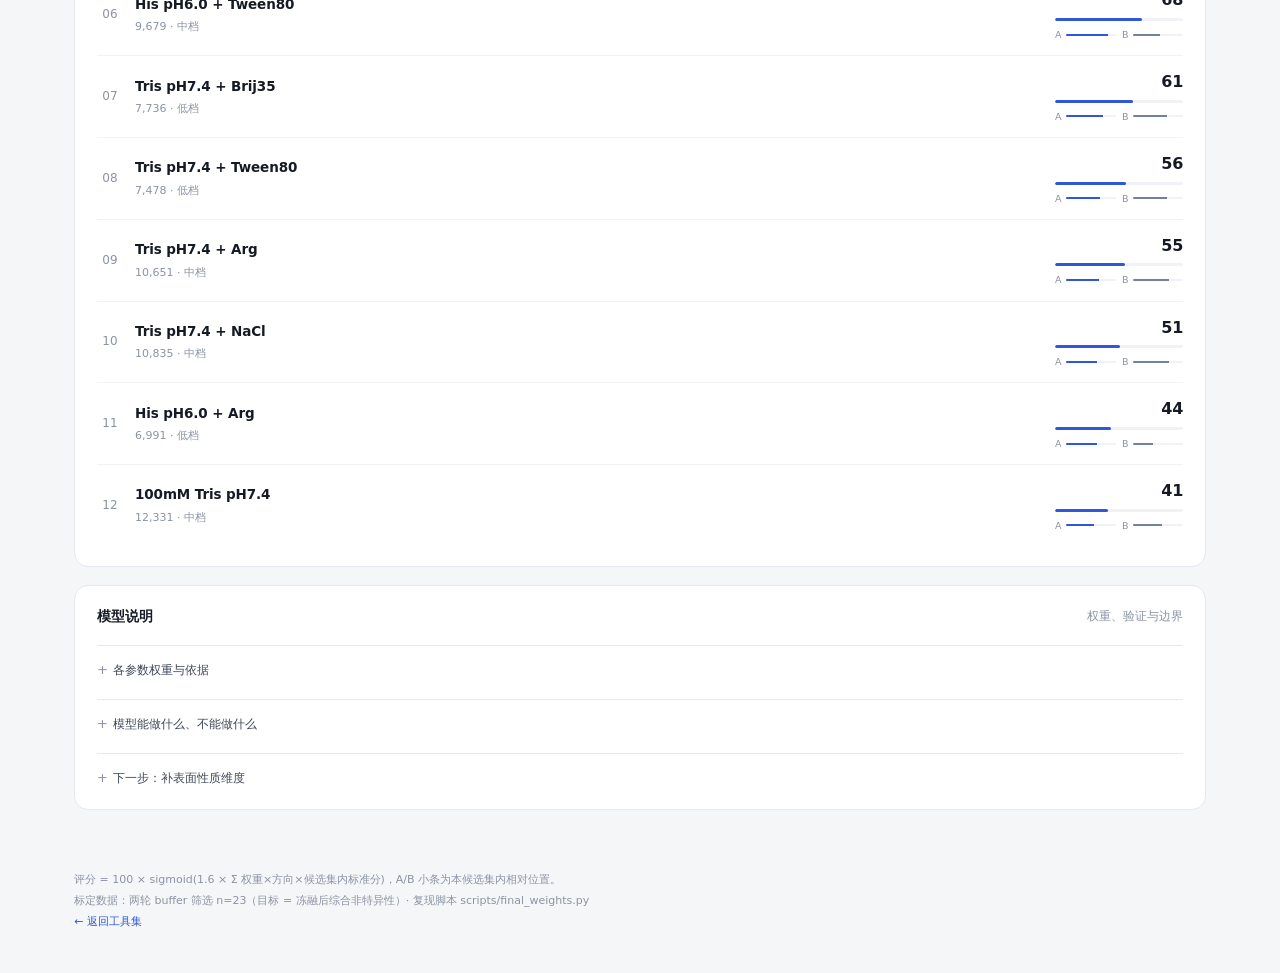
<file: tools/buffer-screening.html>
<!DOCTYPE html>
<html lang="zh-CN">
<head>
<meta charset="UTF-8">
<meta name="viewport" content="width=device-width, initial-scale=1.0">
<title>Buffer 快速筛选 · 8 参数模型</title>
<link rel="stylesheet" href="../assets/site.css">
<style>
  :root{
    --bg:#f5f6f8; --card:#fff;
    --ink:#151a24; --ink2:#3f4756; --muted:#8b93a3;
    --line:#e5e8ee; --line2:#f0f2f6;
    --accent:#2f57d9; --accent-soft:#eef2fd;
    --red:#b8454f; --red-soft:#fbeeef;
    --amber:#a06f16; --amber-soft:#fbf4e6;
    --green:#187a55; --green-soft:#ecf7f1;
    --b:#74819a;
  }
  *{margin:0;padding:0;box-sizing:border-box}
  body{
    font-family:"Segoe UI","Microsoft YaHei",system-ui,sans-serif;
    background:var(--bg); color:var(--ink);
    font-size:14px; line-height:1.6;
    -webkit-font-smoothing:antialiased;
  }
  .num{font-variant-numeric:tabular-nums}

  /* ---------- 顶栏 ---------- */
  .top{background:var(--card);border-bottom:1px solid var(--line)}
  .top .inner{max-width:1180px;margin:0 auto;padding:22px 24px 20px}
  .mark{display:flex;align-items:center;gap:8px;font-size:10.5px;letter-spacing:.14em;
        text-transform:uppercase;color:var(--muted)}
  .mark i{width:7px;height:7px;border-radius:2px;background:var(--accent);display:block}
  h1{font-size:21px;font-weight:650;letter-spacing:-.2px;margin-top:9px}
  .lead{font-size:13px;color:var(--ink2);margin-top:6px;max-width:760px}
  .chips{display:flex;gap:22px;margin-top:15px;flex-wrap:wrap}
  .chip{display:flex;align-items:baseline;gap:6px;font-size:11.5px;color:var(--muted)}
  .chip b{font-size:15px;font-weight:650;color:var(--ink);letter-spacing:-.2px}

  /* ---------- 布局 ---------- */
  .shell{max-width:1180px;margin:0 auto;padding:20px 24px 60px;
         display:flex;flex-direction:column;gap:18px}
  .panel{background:var(--card);border:1px solid var(--line);border-radius:14px;padding:20px 22px}

  /* 权重卡横向布局 */
  .wgrid{display:grid;grid-template-columns:236px minmax(0,1fr) 292px;gap:0 30px;align-items:start}
  .wgrid .grp{margin-top:0}
  .bsplit{display:grid;grid-template-columns:1fr 1fr;gap:0 24px}
  .wrules{border-left:1px solid var(--line2);padding-left:26px}
  .wrules .gh{display:flex;align-items:center;gap:7px;font-size:11px;color:var(--ink2);margin-bottom:6px}
  .wrules .gh i{width:6px;height:6px;border-radius:50%;background:#c2c8d4;display:block}
  .wrules .rule{grid-template-columns:minmax(0,1fr) 76px 46px}
  .wrules .tip{font-size:10.5px;color:var(--muted);line-height:1.7;margin-top:7px}
  @media(max-width:1000px){
    .wgrid{grid-template-columns:1fr}
    .wrules{border-left:none;padding-left:0;margin-top:16px;padding-top:14px;border-top:1px solid var(--line2)}
  }

  .hd{display:flex;align-items:center;justify-content:space-between;gap:12px;margin-bottom:14px}
  .hd h2{font-size:13.5px;font-weight:650;letter-spacing:-.1px}
  .hd .sub{font-size:11.5px;color:var(--muted)}
  .eyebrow{font-size:10.5px;letter-spacing:.12em;text-transform:uppercase;color:var(--muted)}

  /* ---------- 建议条 ---------- */
  .advice{background:var(--accent-soft);border-radius:10px;padding:13px 15px;margin-bottom:6px}
  .advice .t{font-size:11px;letter-spacing:.08em;text-transform:uppercase;color:#5a6a92}
  .advice .v{font-size:14.5px;font-weight:600;margin-top:4px;color:#22326b;line-height:1.5}
  .advice .n{font-size:11.5px;color:#6a78a0;margin-top:5px}

  /* ---------- 排序列表 ---------- */
  .rank{display:grid;grid-template-columns:26px minmax(0,1fr) 128px;gap:12px;
        align-items:center;padding:13px 0;border-top:1px solid var(--line2)}
  .rank:first-child{border-top:none}
  .rank .no{font-size:12px;color:var(--muted);text-align:center}
  .rank.top .no{color:var(--accent);font-weight:700}
  .rank .nm{font-size:13.5px;font-weight:550;letter-spacing:-.1px}
  .rank .meta{font-size:11px;color:var(--muted);margin-top:3px;display:flex;gap:8px;flex-wrap:wrap;align-items:center}
  .tag{display:inline-block;padding:1px 7px;border-radius:20px;font-size:10.5px;line-height:1.6}
  .t-red{color:var(--red);background:var(--red-soft)}
  .t-green{color:var(--green);background:var(--green-soft)}
  .t-amber{color:var(--amber);background:var(--amber-soft)}
  .t-gray{color:var(--b);background:#f2f4f8}
  .sc{text-align:right}
  .sc .v{font-size:16px;font-weight:650;letter-spacing:-.3px}
  .sc .bar{height:3px;border-radius:2px;background:var(--line2);margin-top:5px;overflow:hidden}
  .sc .bar i{display:block;height:100%;background:var(--accent);border-radius:2px}
  .sc .ab{display:flex;gap:6px;margin-top:6px;font-size:9.5px;color:var(--muted);letter-spacing:.04em}
  .sc .ab span{flex:1;display:flex;align-items:center;gap:4px}
  .sc .ab .b{flex:1;height:2px;background:var(--line2);border-radius:2px;overflow:hidden}
  .sc .ab .b i{display:block;height:100%}
  .sc .ab .a .b i{background:var(--accent)}
  .sc .ab .bb .b i{background:var(--b)}

  /* ---------- 权重 ---------- */
  .grp{margin-top:16px}
  .grp:first-of-type{margin-top:4px}
  .grp .gh{display:flex;align-items:center;gap:7px;font-size:11px;color:var(--ink2);margin-bottom:4px}
  .grp .gh i{width:6px;height:6px;border-radius:50%;display:block}
  .grp .gh .w{margin-left:auto;color:var(--muted)}
  .ga i{background:var(--accent)}
  .gb i{background:var(--b)}
  .wr{display:grid;grid-template-columns:minmax(0,1fr) 84px 42px;gap:9px;align-items:center;padding:4px 0}
  .wr .k{font-size:12px;color:var(--ink2);white-space:nowrap;overflow:hidden;text-overflow:ellipsis}
  .wr .p{font-size:11.5px;color:var(--muted);text-align:right}
  .wr input[type=range]{-webkit-appearance:none;appearance:none;width:100%;height:3px;
        background:var(--line);border-radius:3px;outline:none;cursor:pointer}
  .wr input[type=range]::-webkit-slider-thumb{-webkit-appearance:none;width:11px;height:11px;border-radius:50%;
        background:#fff;border:1.5px solid var(--accent);box-shadow:0 1px 3px rgba(0,0,0,.12)}
  .grp.gb .wr input[type=range]::-webkit-slider-thumb{border-color:var(--b)}
  .seg{display:flex;gap:6px;flex-wrap:wrap;margin-top:16px;padding-top:14px;border-top:1px solid var(--line2)}
  .seg.inline{margin:0 0 0 auto;padding:0;border:none;flex:0 0 auto;flex-wrap:nowrap}
  .seg button{flex:1;min-width:76px;padding:7px 8px;border:1px solid var(--line);background:#fff;border-radius:8px;
        font-size:11.5px;color:var(--ink2);cursor:pointer;font-family:inherit;transition:.15s}
  .seg button:hover{border-color:var(--accent);color:var(--accent)}
  .seg button.on{background:var(--accent);border-color:var(--accent);color:#fff}

  /* ---------- 规则 ---------- */
  .rule{display:grid;grid-template-columns:minmax(0,1fr) 84px 52px;gap:9px;align-items:center;padding:5px 0}
  .rule .k{font-size:11.5px;color:var(--ink2)}
  .rule .p{font-size:11.5px;color:var(--muted);text-align:right;font-variant-numeric:tabular-nums}
  .rule input[type=range]{-webkit-appearance:none;appearance:none;width:100%;height:3px;background:var(--line);
        border-radius:3px;outline:none;cursor:pointer}
  .rule input[type=range]::-webkit-slider-thumb{-webkit-appearance:none;width:11px;height:11px;border-radius:50%;
        background:#fff;border:1.5px solid var(--b);box-shadow:0 1px 3px rgba(0,0,0,.12)}

  /* ---------- 表格 ---------- */
  .tbl-wrap{overflow:auto;margin:0 -6px}
  table{width:100%;border-collapse:collapse}
  th{font-size:10px;font-weight:600;color:var(--muted);text-align:right;padding:0 4px 7px;
     border-bottom:1px solid var(--line);white-space:nowrap;letter-spacing:.02em}
  th:first-child{text-align:left}
  td{padding:1px 2px;border-bottom:1px solid var(--line2)}
  input.cell{width:100%;padding:5px 5px;border:1px solid transparent;background:transparent;border-radius:6px;
    font-size:12px;font-family:inherit;color:var(--ink);text-align:right;outline:none;font-variant-numeric:tabular-nums}
  input.cell:hover{border-color:var(--line)}
  input.cell:focus{border-color:var(--accent);background:#fff;box-shadow:0 0 0 3px rgba(47,87,217,.07)}
  input.cell.name{text-align:left;min-width:158px}
  .del{border:none;background:transparent;color:#c3c9d4;font-size:14px;cursor:pointer;padding:2px 5px;line-height:1}
  .del:hover{color:var(--red)}
  .acts{display:flex;gap:8px;margin-top:14px;flex-wrap:wrap}
  .btn{padding:7px 13px;border:1px solid var(--line);background:#fff;border-radius:8px;
       font-size:12px;color:var(--ink2);cursor:pointer;font-family:inherit;transition:.15s}
  .btn:hover{border-color:var(--accent);color:var(--accent)}
  .btn.primary{background:var(--accent);border-color:var(--accent);color:#fff}
  .btn.primary:hover{opacity:.92;color:#fff}
  .btn.danger:hover{border-color:var(--red);color:var(--red)}
  .empty{padding:34px 8px;text-align:center;font-size:12.5px;color:var(--muted);line-height:1.9}

  /* ---------- 折叠说明 ---------- */
  details{margin-top:18px;border-top:1px solid var(--line);padding-top:14px}
  summary{font-size:12px;color:var(--ink2);cursor:pointer;list-style:none;display:flex;align-items:center;gap:6px}
  summary::-webkit-details-marker{display:none}
  summary::before{content:"+";color:var(--muted);font-size:13px;width:10px}
  details[open] summary::before{content:"–"}
  details .body{margin-top:14px;font-size:12.5px;color:var(--ink2);line-height:1.9}
  .mini-tbl{width:100%;border-collapse:collapse;margin-top:10px}
  .mini-tbl th{text-align:left;font-size:10.5px;padding:6px 6px 6px 0;border-bottom:1px solid var(--line)}
  .mini-tbl td{font-size:11.5px;padding:6px 6px 6px 0;border-bottom:1px solid var(--line2);vertical-align:top}
  .mini-tbl td.n{text-align:right;font-variant-numeric:tabular-nums;white-space:nowrap}
  .dot{display:inline-block;width:5px;height:5px;border-radius:50%;margin-right:6px;vertical-align:1px}
  .d-a{background:var(--accent)} .d-b{background:var(--b)}

  /* ---------- 粘贴导入 ---------- */
  .mask{position:fixed;inset:0;background:rgba(21,26,36,.4);display:none;align-items:center;
        justify-content:center;padding:24px;z-index:50}
  .mask.on{display:flex}
  .modal{background:#fff;border-radius:14px;width:100%;max-width:680px;max-height:88vh;
         display:flex;flex-direction:column;box-shadow:0 24px 64px rgba(15,22,40,.22)}
  .mh{padding:18px 22px 14px;border-bottom:1px solid var(--line);
      display:flex;align-items:flex-start;justify-content:space-between;gap:14px}
  .mh h3{font-size:14.5px;font-weight:650}
  .mh p{font-size:11.5px;color:var(--muted);margin-top:5px;line-height:1.75;max-width:520px}
  .mh .x{border:none;background:transparent;color:#b9c0cd;font-size:19px;cursor:pointer;
         line-height:1;padding:0 3px;font-family:inherit}
  .mh .x:hover{color:var(--ink)}
  .mb{padding:16px 22px 4px;overflow:auto}
  textarea#pasteArea{width:100%;min-height:186px;resize:vertical;border:1px solid var(--line);
    border-radius:10px;padding:12px 13px;font-family:Consolas,"SF Mono",Menlo,monospace;
    font-size:12px;line-height:1.7;color:var(--ink);outline:none;white-space:pre;overflow:auto}
  textarea#pasteArea:focus{border-color:var(--accent);box-shadow:0 0 0 3px rgba(47,87,217,.07)}
  textarea#pasteArea::placeholder{color:#b6bdc9}
  .pv{font-size:11.5px;color:var(--ink2);line-height:1.8;margin:12px 0 14px;min-height:20px}
  .pv .ok{color:var(--green)} .pv .warn{color:var(--amber)} .pv .err{color:var(--red)}
  .pv .cols{display:flex;flex-wrap:wrap;gap:5px;margin-top:8px}
  .pv .cols span{padding:2px 8px;border-radius:6px;background:#f2f4f8;font-size:10.5px;color:var(--ink2)}
  .pv .cols span.off{color:#bfc5d1;background:#f7f8fa;text-decoration:line-through}
  .pv .sm{font-size:10.5px;color:var(--muted);margin-top:8px}
  .mf{padding:12px 22px 18px;display:flex;gap:8px;align-items:center}

  .foot{max-width:1180px;margin:0 auto;padding:0 24px 40px;font-size:11px;color:var(--muted);line-height:1.9}
</style>
</head>
<body>

<div class="toolbar">
  <div class="inner">
    <a class="back" href="../index.html">
      <svg viewBox="0 0 24 24"><path d="M19 12H5M11 6l-6 6 6 6"/></svg>
      工具集
    </a>
    <span class="crumb">实验室工具集 / <b>Buffer 快速筛选</b></span>
    <span class="right"><i></i>纯前端 · 数据不上传</span>
  </div>
</div>

<div class="top">
  <div class="inner">
    <div class="mark"><i></i>Panta · Buffer Screening</div>
    <h1>Buffer 快速筛选</h1>
    <div class="lead">8 个检测参数按锁定方向加权，对候选 buffer 排序，取前 3–4 个进入冻融实测。</div>
    <div class="chips">
      <div class="chip"><b class="num">0.70 / 0.64</b>轮内排序 ρ</div>
      <div class="chip"><b class="num">8</b>参数 · 权重合计 100%</div>
      <div class="chip"><b class="num">23</b>样本标定</div>
    </div>
  </div>
</div>

<div class="shell">

  <!-- 权重 -->
  <section class="panel">
    <div class="hd" style="margin-bottom:16px">
      <h2>权重</h2>
      <span class="sub">方向锁定 · 占比自动归一</span>
      <div class="seg inline">
        <button id="pDefault" class="on" onclick="preset('default')">默认</button>
        <button id="pNs" onclick="preset('ns')">只看胶体</button>
        <button id="pStab" onclick="preset('stab')">稳定性优先</button>
      </div>
    </div>

    <div class="wgrid">
      <div class="grp ga">
        <div class="gh"><i></i>表面 / 胶体<span class="w" id="shareA">80%</span></div>
        <div class="wr">
          <span class="k">Radius</span>
          <input type="range" id="wRadius" min="0" max="60" step="0.2" value="44" oninput="onWeight()">
          <span class="p" id="sRadius">44.0%</span>
        </div>
        <div class="wr">
          <span class="k">PDI</span>
          <input type="range" id="wPdi" min="0" max="60" step="0.2" value="36" oninput="onWeight()">
          <span class="p" id="sPdi">36.0%</span>
        </div>
      </div>

      <div class="grp gb">
        <div class="gh"><i></i>构象稳定性<span class="w" id="shareB">20%</span></div>
        <div class="bsplit">
          <div>
            <div class="wr">
              <span class="k">Tm1</span>
              <input type="range" id="wTm1" min="0" max="60" step="0.2" value="6" oninput="onWeight()">
              <span class="p" id="sTm1">6.0%</span>
            </div>
            <div class="wr">
              <span class="k">Tm2</span>
              <input type="range" id="wTm2" min="0" max="60" step="0.2" value="3.6" oninput="onWeight()">
              <span class="p" id="sTm2">3.6%</span>
            </div>
            <div class="wr">
              <span class="k">Tonset</span>
              <input type="range" id="wTonset" min="0" max="60" step="0.2" value="4.8" oninput="onWeight()">
              <span class="p" id="sTonset">4.8%</span>
            </div>
          </div>
          <div>
            <div class="wr">
              <span class="k">T_turbidity</span>
              <input type="range" id="wTturb" min="0" max="60" step="0.2" value="3.2" oninput="onWeight()">
              <span class="p" id="sTturb">3.2%</span>
            </div>
            <div class="wr">
              <span class="k">T_scattering</span>
              <input type="range" id="wTscat" min="0" max="60" step="0.2" value="1.2" oninput="onWeight()">
              <span class="p" id="sTscat">1.2%</span>
            </div>
            <div class="wr">
              <span class="k">T_size</span>
              <input type="range" id="wTsize" min="0" max="60" step="0.2" value="1.2" oninput="onWeight()">
              <span class="p" id="sTsize">1.2%</span>
            </div>
          </div>
        </div>
      </div>

      <div class="wrules">
        <div class="gh"><i></i>配方规则</div>
        <div class="rule">
          <span class="k">保护剂豁免</span>
          <input type="range" id="exemptW" min="0" max="100" value="10" oninput="onWeight()">
          <span class="p" id="vExempt">10%</span>
        </div>
        <div class="rule">
          <span class="k">保护剂加分</span>
          <input type="range" id="sucBonus" min="0" max="200" value="150" oninput="onWeight()">
          <span class="p" id="vSucB">+1.50</span>
        </div>
        <div class="rule">
          <span class="k">磷酸盐罚分</span>
          <input type="range" id="pbsPen" min="0" max="600" value="300" oninput="onWeight()">
          <span class="p" id="vPbsP">−3.0</span>
        </div>
        <div class="tip">含蔗糖 / 海藻糖 / 山梨醇 → 保护剂，粒径惩罚打折；含 PBS / 磷酸 → 高危。</div>
      </div>
    </div>
  </section>

  <!-- 候选输入 -->
  <section class="panel">
    <div class="hd" style="margin-bottom:0">
      <h2>候选参数</h2>
      <span class="sub">粘贴 Excel 区域即可导入 · 改数值即时重排</span>
    </div>
    <div class="tbl-wrap">
      <table id="candTable">
        <thead>
          <tr>
            <th style="width:24%">名称</th>
            <th>Radius<span style="opacity:.5"> nm</span></th>
            <th>PDI</th>
            <th>Tm1<span style="opacity:.5"> °C</span></th>
            <th>Tm2<span style="opacity:.5"> °C</span></th>
            <th>Tonset<span style="opacity:.5"> °C</span></th>
            <th>T_turb<span style="opacity:.5"> °C</span></th>
            <th>T_scat<span style="opacity:.5"> °C</span></th>
            <th>T_size<span style="opacity:.5"> °C</span></th>
            <th style="width:30px"></th>
          </tr>
        </thead>
        <tbody></tbody>
      </table>
    </div>
    <div class="acts">
      <button class="btn primary" onclick="openPaste()">粘贴 Excel 数据</button>
      <button class="btn" onclick="addRow()">+ 添加候选</button>
      <button class="btn" onclick="loadDemo(2)">第二轮示例</button>
      <button class="btn" onclick="loadDemo(1)">第一轮示例</button>
      <button class="btn danger" onclick="clearAll()" style="margin-left:auto">清空候选</button>
    </div>
  </section>

  <!-- 排序结果 -->
  <section class="panel">
    <div class="hd">
      <h2>筛选结果</h2>
      <span class="sub" id="resultHint">—</span>
    </div>
    <div id="advice"></div>
    <div id="rankList"></div>
  </section>

  <!-- 说明 -->
  <section class="panel">
    <div class="hd" style="margin-bottom:0">
      <h2>模型说明</h2>
      <span class="sub">权重、验证与边界</span>
    </div>

    <details>
      <summary>各参数权重与依据</summary>
      <div class="body">
        <table class="mini-tbl">
          <thead><tr><th>参数</th><th>组</th><th>方向</th><th style="text-align:right">权重</th><th style="text-align:right">轮内秩相关</th></tr></thead>
          <tbody>
            <tr><td>Radius</td><td><span class="dot d-a"></span>A</td><td>↓</td><td class="n">44.0%</td><td class="n">+0.68 / −0.08</td></tr>
            <tr><td>PDI</td><td><span class="dot d-a"></span>A</td><td>↓</td><td class="n">36.0%</td><td class="n">+0.48 / −0.18</td></tr>
            <tr><td>Tm1</td><td><span class="dot d-b"></span>B</td><td>↑</td><td class="n">6.0%</td><td class="n">+0.15 / +0.44</td></tr>
            <tr><td>Tm2</td><td><span class="dot d-b"></span>B</td><td>↑</td><td class="n">3.6%</td><td class="n">+0.03 / −0.33</td></tr>
            <tr><td>Tonset</td><td><span class="dot d-b"></span>B</td><td>↑</td><td class="n">4.8%</td><td class="n">+0.14 / −0.13</td></tr>
            <tr><td>T_turbidity</td><td><span class="dot d-b"></span>B</td><td>↑</td><td class="n">3.2%</td><td class="n">+0.22 / +0.02</td></tr>
            <tr><td>T_scattering</td><td><span class="dot d-b"></span>B</td><td>↑</td><td class="n">1.2%</td><td class="n">−0.18 / +0.36</td></tr>
            <tr><td>T_size</td><td><span class="dot d-b"></span>B</td><td>↑</td><td class="n">1.2%</td><td class="n">−0.29 / +0.31</td></tr>
          </tbody>
        </table>
        <div style="margin-top:10px">
          权重不是自由拟合的结果：n=23 时 8 个自由权重不可识别，用物理方向锁定 + 结构消融定幅度，再用留一法验证整体。后两项消融无增量，仅留占位权重。
        </div>
      </div>
    </details>

    <details>
      <summary>模型能做什么、不能做什么</summary>
      <div class="body">
        能：把明显偏差的候选排到后面，对 10 个以上候选初筛，压缩实测通量约 60–70%。<br>
        不能：精确挑出唯一最佳。Top3 命中率第一轮仍为 33%，取前 3–4 个<strong>全部</strong>送测，不要只测第 1 名。<br>
        规则层是关键：不加规则时两轮 ρ 仅 0.44 / −0.29（含蔗糖配方因半径最大被排到末位）；加上保护剂豁免与磷酸盐罚分后升到 0.70 / 0.64。<br>
        硬判据优先于模型：含磷酸盐 3/3 落入高危档（39,239–47,142）直接淘汰；含蔗糖 2/2 落入最优档（4,553 / 6,167）优先保留。
      </div>
    </details>

    <details>
      <summary>下一步：补表面性质维度</summary>
      <div class="body">
        8 个参数对非特异性的解释力已接近上限。突破点不在参数权重，而在缺的维度：ζ 电位、疏水性（HIC 保留）、SEC 单体%、DLS 计数率。
        接任意 2 项，预计 ρ 可到 0.75–0.8，Top3 才具备真正的精选能力。
      </div>
    </details>
  </section>

</div>

<div class="foot">
  评分 = 100 × sigmoid(1.6 × Σ 权重×方向×候选集内标准分)，A/B 小条为本候选集内相对位置。<br>
  标定数据：两轮 buffer 筛选 n=23（目标 = 冻融后综合非特异性）· 复现脚本 scripts/final_weights.py<br>
  <a href="../index.html" style="color:var(--accent);text-decoration:none">← 返回工具集</a>
</div>

<div class="mask" id="mask" onclick="if(event.target===this)closePaste()">
  <div class="modal" role="dialog" aria-modal="true" aria-label="粘贴 Excel 数据">
    <div class="mh">
      <div>
        <h3>粘贴 Excel 数据</h3>
        <p>在 Excel 里选中区域（建议含表头）复制，粘贴到下方。有表头时列顺序不限、按名称识别；无表头时按「名称 + Radius、PDI、Tm1、Tm2、Tonset、T_turbidity、T_scattering、T_size」顺序读取。</p>
      </div>
      <button class="x" onclick="closePaste()" aria-label="关闭">×</button>
    </div>
    <div class="mb">
      <textarea id="pasteArea" spellcheck="false" placeholder="在此粘贴（Ctrl+V）…&#10;&#10;示例：&#10;名称    Radius    PDI    Tm1    Tm2    Tonset    T_turbidity    T_scattering    T_size&#10;His pH6.0    5.12    0.04    72.44    81.46    68.44    77.50    72.44    73.67"></textarea>
      <div class="pv" id="preview"></div>
    </div>
    <div class="mf">
      <button class="btn" onclick="closePaste()">取消</button>
      <div style="flex:1"></div>
      <button class="btn" onclick="applyPaste('append')">追加到末尾</button>
      <button class="btn primary" onclick="applyPaste('replace')">替换现有</button>
    </div>
  </div>
</div>

<script>
/* ---------------- 数据 ---------------- */
// [名称, Radius, PDI, Tm1, Tm2, Tonset, T_turb, T_scat, T_size]  Tm2 缺失记 null
const DEMO_R2 = [
 ["His pH6.0",             5.12,0.04,72.44,81.46,68.44,77.50,72.44,73.67],
 ["His pH6.0 + Tween80",   5.19,0.07,76.40,81.20,68.34,77.15,73.99,72.90],
 ["His pH6.0 + 蔗糖",       5.50,0.23,72.69,82.36,69.20,79.28,71.11,72.57],
 ["His pH6.0 + NaCl",      5.15,0.04,71.60,87.83,67.96,78.62,72.89,72.95],
 ["His pH6.0 + Arg",       5.12,0.26,71.90,87.16,68.33,78.91,72.69,73.32],
 ["His pH6.0 + Brij35",    5.09,0.07,71.31,81.99,67.78,77.49,71.67,71.95],
 ["100mM Tris pH7.4",      5.32,0.14,73.47,87.10,68.22,79.79,73.95,73.43],
 ["Tris pH7.4 + Tween80",  5.34,0.05,73.46,87.37,69.08,80.18,73.59,73.07],
 ["Tris pH7.4 + 蔗糖",      5.49,0.30,74.03,88.14,70.45,80.61,76.12,74.06],
 ["Tris pH7.4 + NaCl",     5.36,0.07,73.95,86.81,68.93,80.14,74.02,73.58],
 ["Tris pH7.4 + Arg",      5.33,0.07,73.92,87.27,69.20,80.09,73.47,73.12],
 ["Tris pH7.4 + Brij35",   5.26,0.08,73.60,87.94,68.92,79.91,74.06,73.24]
];
const DEMO_R1 = [
 ["50mM NaAc-HAc pH5.5",     5.23,0.01,72.91,null,  68.78,78.55,72.68,73.61],
 ["20mM HEPES pH7.0",        5.14,0.01,75.26,null,  69.95,80.13,73.34,72.50],
 ["20mM 柠檬酸盐 pH6.0",      5.21,0.01,74.00,88.75,69.68,80.30,73.61,73.39],
 ["20mM Histidine-HCl pH6.0",5.12,0.01,71.96,81.21,66.98,77.57,72.20,72.87],
 ["50mM MES-NaOH pH6.0",     5.25,0.00,71.20,null,  66.90,77.82,71.17,71.40],
 ["10mM PBS pH7.4",          5.43,0.06,72.80,null,  68.48,79.78,70.17,71.61],
 ["20mM PBS pH7.4",          5.23,0.04,73.40,null,  68.07,80.21,70.65,70.71],
 ["20mM PBS pH8.0",          5.27,0.02,73.20,null,  67.09,79.50,68.81,70.11],
 ["20mM Tris pH8.0",         5.25,0.01,73.03,88.60,70.10,80.58,72.01,73.18],
 ["100mM Tris pH8.0",        5.29,0.05,74.79,86.93,68.75,79.93,72.42,73.45],
 ["100mM Tris pH7.4",        5.19,0.06,73.51,87.43,68.35,79.83,64.76,72.67]
];
const TRUTH = {
 "His pH6.0":8873,"His pH6.0 + Tween80":9679,"His pH6.0 + 蔗糖":4553,"His pH6.0 + NaCl":4725,
 "His pH6.0 + Arg":6991,"His pH6.0 + Brij35":7646,"100mM Tris pH7.4":12331,
 "Tris pH7.4 + Tween80":7478,"Tris pH7.4 + 蔗糖":6167,"Tris pH7.4 + NaCl":10835,
 "Tris pH7.4 + Arg":10651,"Tris pH7.4 + Brij35":7736,
 "50mM NaAc-HAc pH5.5":21566,"20mM HEPES pH7.0":20220,"20mM 柠檬酸盐 pH6.0":19419,
 "20mM Histidine-HCl pH6.0":12726,"50mM MES-NaOH pH6.0":14257,"10mM PBS pH7.4":47142,
 "20mM PBS pH7.4":41265,"20mM PBS pH8.0":39239,"20mM Tris pH8.0":19883,
 "100mM Tris pH8.0":28406
};

// 8 参数：方向锁定
const FIELDS = [
  {key:"radius", id:"wRadius", idx:0, label:"Radius",       sign:-1, grp:"A", share:"sRadius"},
  {key:"pdi",    id:"wPdi",    idx:1, label:"PDI",          sign:-1, grp:"A", share:"sPdi"},
  {key:"tm1",    id:"wTm1",    idx:2, label:"Tm1",          sign:+1, grp:"B", share:"sTm1"},
  {key:"tm2",    id:"wTm2",    idx:3, label:"Tm2",          sign:+1, grp:"B", share:"sTm2"},
  {key:"tonset", id:"wTonset", idx:4, label:"Tonset",       sign:+1, grp:"B", share:"sTonset"},
  {key:"tturb",  id:"wTturb",  idx:5, label:"T_turbidity",  sign:+1, grp:"B", share:"sTturb"},
  {key:"tscat",  id:"wTscat",  idx:6, label:"T_scattering", sign:+1, grp:"B", share:"sTscat"},
  {key:"tsize",  id:"wTsize",  idx:7, label:"T_size",       sign:+1, grp:"B", share:"sTsize"}
];
const PRESETS = {
  "default":[44,36,6,3.6,4.8,3.2,1.2,1.2],
  "ns":     [55,45,0,0,0,0,0,0],
  "stab":   [22,18,18,10,14,9,4.5,4.5]
};
const PRESET_BTN = {default:"pDefault", ns:"pNs", stab:"pStab"};

const $ = id => document.getElementById(id);
let rows = [];

/* ---------------- 权重 ---------------- */
function getW(){
  const w = {};
  FIELDS.forEach(f => w[f.key] = +$(f.id).value);
  return w;
}
function total(w){ return FIELDS.reduce((a,f)=>a+w[f.key],0) || 1; }

function onWeight(){
  const w = getW(), t = total(w);
  let A = 0;
  FIELDS.forEach(f=>{
    const pct = w[f.key]/t*100;
    $(f.share).textContent = pct.toFixed(1) + "%";
    if(f.grp==="A") A += pct;
  });
  $("shareA").textContent = A.toFixed(0) + "%";
  $("shareB").textContent = (100-A).toFixed(0) + "%";
  $("vExempt").textContent = $("exemptW").value + "%";
  $("vSucB").textContent   = "+" + (+$("sucBonus").value/100).toFixed(2);
  $("vPbsP").textContent   = "−" + (+$("pbsPen").value/100).toFixed(1);
  rank();
}
function preset(k){
  const p = PRESETS[k] || PRESETS["default"];
  FIELDS.forEach((f,i)=> $(f.id).value = p[i]);
  $("exemptW").value = 10; $("sucBonus").value = 150; $("pbsPen").value = 300;
  for(const key in PRESET_BTN) $(PRESET_BTN[key]).classList.toggle("on", key===k);
  onWeight();
}

/* ---------------- 候选表 ---------------- */
function renderTable(){
  const tb = document.querySelector("#candTable tbody");
  tb.innerHTML = rows.map((r,i)=>`<tr>
    <td><input class="cell name" value="${r.n}" oninput="rows[${i}].n=this.value;rank()"></td>
    ${r.v.map((v,j)=>`<td><input class="cell" type="number" step="0.01" value="${v===null?'':v}" oninput="rows[${i}].v[${j}]=(this.value===''?null:+this.value);rank()"></td>`).join("")}
    <td style="text-align:center"><button class="del" onclick="delRow(${i})" title="删除">×</button></td>
  </tr>`).join("");
}
function addRow(){ rows.push({n:"新候选 "+(rows.length+1), v:[5.20,0.05,73.0,87.0,68.5,79.5,73.0,73.0]}); renderTable(); rank(); }
function delRow(i){ rows.splice(i,1); renderTable(); rank(); }
function loadDemo(r){ rows = (r===2?DEMO_R2:DEMO_R1).map(d=>({n:d[0], v:d.slice(1)})); undoRows = null; renderTable(); rank(); }

let undoRows = null;
function clearAll(){
  if(!rows.length) return;
  if(!confirm(`确定清空全部 ${rows.length} 个候选？`)) return;
  undoRows = rows.slice();
  rows = [];
  renderTable(); rank();
}
function undoClear(){
  if(!undoRows) return;
  rows = undoRows.slice();
  undoRows = null;
  renderTable(); rank();
}

/* ---------------- 粘贴 Excel ---------------- */
const PASTE_FIELDS = [
  {key:"radius", label:"Radius",       alias:["radius","z-ave","zave","粒径","半径"]},
  {key:"pdi",    label:"PDI",          alias:["pdi","polydispersity","多分散"]},
  {key:"tm1",    label:"Tm1",          alias:["tm1","tm-1","tm 1"]},
  {key:"tm2",    label:"Tm2",          alias:["tm2","tm-2","tm 2"]},
  {key:"tonset", label:"Tonset",       alias:["tonset","t-onset","onset","起始温度"]},
  {key:"tturb",  label:"T_turbidity",  alias:["turbidity","tturb","t-turb","浊度"]},
  {key:"tscat",  label:"T_scattering", alias:["scattering","tscat","t-scat","散射"]},
  {key:"tsize",  label:"T_size",       alias:["t-size","tsize","size","尺寸"]}
];
const MATCH = [];
PASTE_FIELDS.forEach(f => f.alias.forEach(a => MATCH.push([a.replace(/[^a-z0-9\u4e00-\u9fa5]/g,""), f.key])));
MATCH.sort((a,b)=>b[0].length-a[0].length);

const normHeader = s => String(s==null?"":s).toLowerCase().replace(/[^a-z0-9\u4e00-\u9fa5]/g,"");
function matchField(cell){
  const h = normHeader(cell);
  if(!h) return null;
  for(const [a,k] of MATCH){
    if(h===a || h.startsWith(a) || h.endsWith(a)) return k;
  }
  return null;
}
function parseNum(s){
  if(s===undefined || s===null) return null;
  let t = String(s).trim().replace(/^["']|["']$/g,"").replace(/,/g,"");
  if(t==="" || /^(-|–|—|na|n\/a|nd|null|none)$/i.test(t)) return null;
  const m = t.match(/-?\d+(\.\d+)?([eE][-+]?\d+)?/);
  if(!m) return null;
  const v = parseFloat(m[0]);
  return isNaN(v) ? null : v;
}
const isPureNum = s => /^-?\d+(\.\d+)?([eE][-+]?\d+)?$/.test(String(s==null?"":s).trim());

let pendingRows = [];

function parsePaste(text){
  const lines = text.replace(/\r/g,"").split("\n").filter(l=>l.trim()!=="");
  if(!lines.length) return {error:"没有可解析的内容"};

  let sep = "\t";
  if(!lines[0].includes("\t")){
    if(lines[0].includes(",")) sep = ",";
    else if(/\s{2,}/.test(lines[0])) sep = /\s{2,}/;
    else sep = /\s+/;
  }
  let cells = lines.map(l => l.split(sep).map(c=>c.trim().replace(/^["']|["']$/g,"")));
  const trimEnd = r => { while(r.length && r[r.length-1]==="") r.pop(); return r; };
  cells = cells.map(trimEnd);
  const ncol = Math.max(...cells.map(r=>r.length));

  // 表头识别
  const headKeys = cells[0].map(c=>matchField(c));
  const hasHeader = headKeys.filter(Boolean).length >= 2;

  const colKey = new Array(ncol).fill(null);
  let nameCol = -1;
  let headerLen = ncol;
  if(hasHeader){
    headerLen = cells[0].length;
    cells[0].forEach((c,i)=>{
      const k = headKeys[i];
      if(k) colKey[i] = k;
      else if(nameCol<0 && c && !isPureNum(c)) nameCol = i;
    });
    cells = cells.slice(1);
  }else{
    if(cells[0] && cells[0][0] && !isPureNum(cells[0][0])) nameCol = 0;
    const start = nameCol===0 ? 1 : 0;
    PASTE_FIELDS.forEach((f,i)=>{ const ci = start+i; if(ci<ncol) colKey[ci] = f.key; });
  }

  const out = [];
  let misaligned = 0;
  cells.forEach(r=>{
    if(!r.length) return;
    if(hasHeader && r.length !== headerLen) misaligned++;
    const v = PASTE_FIELDS.map(f=>{
      const ci = colKey.indexOf(f.key);
      return ci<0 ? null : parseNum(r[ci]);
    });
    if(v.every(x=>x===null)) return;
    let nm = nameCol>=0 ? String(r[nameCol]||"").trim() : "";
    if(!nm) nm = "候选 " + (out.length+1);
    out.push({n:nm, v});
  });

  const mapped = PASTE_FIELDS.filter(f=>colKey.includes(f.key));
  const missing = PASTE_FIELDS.filter(f=>!colKey.includes(f.key));
  return {rows:out, mapped, missing, hasHeader, nameCol, colKey, ncol, misaligned};
}

function previewPaste(){
  const text = $("pasteArea").value;
  if(!text.trim()){ pendingRows = []; $("preview").innerHTML = ""; return; }
  const res = parsePaste(text);
  if(res.error){ pendingRows = []; $("preview").innerHTML = `<span class="err">${res.error}</span>`; return; }
  pendingRows = res.rows;

  if(!pendingRows.length){
    $("preview").innerHTML = `<span class="err">未能识别出数据行，请检查是否按 Tab 分列。</span>`;
    return;
  }

  const letter = i => String.fromCharCode(65+i);
  const chips = PASTE_FIELDS.map(f=>{
    const ci = res.colKey.indexOf(f.key);
    return ci<0 ? `<span class="off">${f.label}</span>` : `<span>${f.label} ← ${letter(ci)}列</span>`;
  }).join("");

  const bad = pendingRows.filter(r => r.v[0]===null || r.v[1]===null).length;
  const notes = [];
  if(!res.hasHeader) notes.push("未检测到表头，按默认列序解析");
  if(res.nameCol<0) notes.push("未识别名称列，已自动命名");
  if(bad) notes.push(`${bad} 行缺 Radius/PDI`);
  if(res.misaligned) notes.push(`<span class="warn">${res.misaligned} 行列数与表头不一致，请确认是从 Excel 直接复制（Tab 分列）</span>`);

  $("preview").innerHTML =
    `<span class="ok">已识别 ${pendingRows.length} 行</span> · ${res.mapped.length}/8 个参数` +
    (res.missing.length ? ` · <span class="warn">未匹配：${res.missing.map(f=>f.label).join("、")}（按中位数填补）</span>` : "") +
    `<div class="cols">${chips}</div>` +
    (notes.length ? `<div class="sm">${notes.join(" · ")}</div>` : "");
}

function openPaste(){
  $("mask").classList.add("on");
  $("pasteArea").value = "";
  $("preview").innerHTML = "";
  pendingRows = [];
  setTimeout(()=>$("pasteArea").focus(), 40);
}
function closePaste(){ $("mask").classList.remove("on"); }

function applyPaste(mode){
  if(!pendingRows.length) previewPaste();
  if(!pendingRows.length) return;
  rows = mode==="append" ? rows.concat(pendingRows) : pendingRows.slice();
  undoRows = null;
  renderTable(); rank(); closePaste();
}

/* 粘贴后自动解析 */
document.addEventListener("paste", e=>{
  if(!$("mask").classList.contains("on")) return;
  if(e.target.id !== "pasteArea") return;
  setTimeout(previewPaste, 0);
});
$("pasteArea").addEventListener("input", previewPaste);
$("pasteArea").addEventListener("keydown", e=>{
  if((e.ctrlKey||e.metaKey) && e.key==="Enter"){ e.preventDefault(); applyPaste("replace"); }
});
document.addEventListener("keydown", e=>{
  if(e.key==="Escape" && $("mask").classList.contains("on")) closePaste();
});

/* ---------------- 计算 ---------------- */
function colZ(rows, idx){
  const vals = rows.map(r=>r.v[idx]);
  const ok = vals.filter(v=>v!==null && !isNaN(v));
  const missing = [];
  let med = 0;
  if(ok.length){
    const sorted = ok.slice().sort((a,b)=>a-b);
    med = sorted[Math.floor(sorted.length/2)];
  }
  const filled = vals.map((v,i)=>{ if(v===null||isNaN(v)){ missing.push(i); return med; } return v; });
  const m = filled.reduce((a,b)=>a+b,0)/filled.length;
  const sd = Math.sqrt(filled.reduce((a,b)=>a+(b-m)*(b-m),0)/filled.length) || 1e-9;
  return {z: filled.map(v=>(v-m)/sd), missing, median: med};
}

function rank(){
  if(!rows.length){
    $("advice").innerHTML = "";
    $("resultHint").textContent = "0 个候选";
    $("rankList").innerHTML = `<div class="empty">
      暂无候选 · 点击「粘贴 Excel 数据」批量导入，或「+ 添加候选」手动录入。${undoRows
        ? `<br><button class="btn" style="margin-top:12px" onclick="undoClear()">撤销清空（${undoRows.length} 个）</button>`
        : ""}
    </div>`;
    return;
  }
  const w = getW(), tot = total(w);
  const cols = FIELDS.map(f=>colZ(rows, f.idx));
  const missingNote = [];
  FIELDS.forEach((f,i)=>{ if(cols[i].missing.length) missingNote.push(`${f.label} 缺失 ${cols[i].missing.length} 项`); });

  const ex = +$("exemptW").value/100, sb = +$("sucBonus").value/100, pen = +$("pbsPen").value/100;

  const scored = rows.map((r,i)=>{
    let A=0, B=0;
    FIELDS.forEach((f,j)=>{
      const wt = w[f.key]/tot;
      const c = wt * f.sign * cols[j].z[i];
      if(f.grp==="A") A += c; else B += c;
    });
    let base = A + B;
    const isProt = /蔗糖|海藻糖|山梨醇/.test(r.n);
    const isPhos = /PBS|磷酸/i.test(r.n);
    if(isProt) base = base*ex + sb;
    if(isPhos) base -= pen;
    return {r, A, B, score: 100/(1+Math.exp(-1.6*base)), isProt, isPhos};
  }).sort((a,b)=>b.score-a.score);

  const sA = scored.map(s=>s.A), sB = scored.map(s=>s.B);
  const mm = arr => { const mn = Math.min(...arr), mx = Math.max(...arr), r = mx-mn;
                      return arr.map(v => r<1e-9 ? 50 : 6+94*(v-mn)/r); };
  const pa = mm(sA), pb = mm(sB);

  $("resultHint").textContent = `${scored.length} 个候选` + (missingNote.length ? ` · ${missingNote.join("，")}已填补` : "");

  $("rankList").innerHTML = scored.map((s,idx)=>{
    const truth = TRUTH[s.r.n];
    let tags = "";
    if(s.isPhos) tags += `<span class="tag t-red">磷酸盐</span>`;
    if(s.isProt) tags += `<span class="tag t-green">保护剂</span>`;
    if(idx<3) tags += `<span class="tag t-gray">建议实测</span>`;
    const lvl = truth===undefined ? "" : (truth<9083?'低':truth<16941?'中':'高');
    const truthTxt = truth!==undefined
      ? `<span class="num">${truth.toLocaleString()}</span> · ${lvl}档`
      : "无历史实测";
    return `<div class="rank ${idx<3?'top':''}">
      <div class="no num">${String(idx+1).padStart(2,"0")}</div>
      <div>
        <div class="nm">${s.r.n}</div>
        <div class="meta">${tags}<span>${truthTxt}</span></div>
      </div>
      <div class="sc">
        <div class="v num">${Math.max(2,s.score).toFixed(0)}</div>
        <div class="bar"><i style="width:${Math.max(2,s.score).toFixed(1)}%"></i></div>
        <div class="ab">
          <span class="a">A<div class="b"><i style="width:${pa[idx].toFixed(0)}%"></i></div></span>
          <span class="bb">B<div class="b"><i style="width:${pb[idx].toFixed(0)}%"></i></div></span>
        </div>
      </div>
    </div>`;
  }).join("");

  const top = scored.slice(0,3).map(s=>s.r.n);
  $("advice").innerHTML = `<div class="advice">
    <div class="t">建议本轮送测</div>
    <div class="v">${top.join(" · ")}</div>
    <div class="n">排序能力有限，取前 3–4 个一并实测以覆盖不确定性。</div>
  </div>`;
}

/* 初始化 */
onWeight();
loadDemo(2);
</script>
</body>
</html>
</file>
<file: assets/site.css>
/* ==========================================================================
   实验室工具集 · 共享样式
   设计变量（新工具页直接引用，保持视觉一致）
   ========================================================================== */
:root{
  --bg:#f5f6f8; --card:#fff;
  --ink:#151a24; --ink2:#3f4756; --muted:#8b93a3;
  --line:#e5e8ee; --line2:#f0f2f6;
  --accent:#2f57d9; --accent-soft:#eef2fd;
  --red:#b8454f; --red-soft:#fbeeef;
  --amber:#a06f16; --amber-soft:#fbf4e6;
  --green:#187a55; --green-soft:#ecf7f1;
  --b:#74819a;
  --radius:14px;
  --shadow:0 4px 20px rgba(47,87,217,.07);
}
*{margin:0;padding:0;box-sizing:border-box}
body{
  font-family:"Segoe UI","Microsoft YaHei",system-ui,sans-serif;
  background:var(--bg); color:var(--ink);
  font-size:14px; line-height:1.6;
  -webkit-font-smoothing:antialiased;
}
a{color:inherit}
.num{font-variant-numeric:tabular-nums}

/* ---------- 工具页顶部返回条 ---------- */
.toolbar{background:var(--card);border-bottom:1px solid var(--line)}
.toolbar .inner{
  max-width:1180px;margin:0 auto;padding:0 24px;height:42px;
  display:flex;align-items:center;gap:14px;font-size:12px;
}
.toolbar .back{
  display:inline-flex;align-items:center;gap:6px;text-decoration:none;
  color:var(--ink2);padding:4px 9px 4px 7px;border-radius:7px;transition:.15s;
}
.toolbar .back:hover{background:var(--accent-soft);color:var(--accent)}
.toolbar .back svg{width:12px;height:12px;fill:none;stroke:currentColor;stroke-width:2;stroke-linecap:round;stroke-linejoin:round}
.toolbar .crumb{color:var(--muted);font-size:11.5px}
.toolbar .crumb b{font-weight:550;color:var(--ink2)}
.toolbar .right{margin-left:auto;display:flex;align-items:center;gap:7px;color:var(--muted);font-size:11px}
.toolbar .right i{width:6px;height:6px;border-radius:50%;background:#25a06b;display:block}

/* ---------- 首页头部 ---------- */
.top{background:var(--card);border-bottom:1px solid var(--line)}
.top .inner{max-width:1180px;margin:0 auto;padding:30px 24px 26px}
.mark{display:flex;align-items:center;gap:8px;font-size:10.5px;letter-spacing:.14em;
      text-transform:uppercase;color:var(--muted)}
.mark i{width:7px;height:7px;border-radius:2px;background:var(--accent);display:block}
h1{font-size:25px;font-weight:650;letter-spacing:-.3px;margin-top:11px}
.lead{font-size:13px;color:var(--ink2);margin-top:8px;max-width:640px;line-height:1.75}

.shell{max-width:1180px;margin:0 auto;padding:26px 24px 56px}

/* ---------- 区块标题 ---------- */
.sect-hd{display:flex;align-items:center;gap:12px;margin:0 0 12px}
.sect-hd h2{font-size:13px;font-weight:650}
.sect-hd .cnt{font-size:11px;color:var(--muted)}
.sect-hd .line{flex:1;height:1px;background:var(--line)}

/* ---------- 工具列表 ---------- */
.list{
  background:var(--card);border:1px solid var(--line);border-radius:var(--radius);
  overflow:hidden;
}
.row{
  display:grid;grid-template-columns:38px minmax(0,1fr) auto 18px;
  gap:14px;align-items:center;padding:15px 18px;
  text-decoration:none;color:inherit;border-top:1px solid var(--line2);transition:.15s;
}
.row:first-child{border-top:none}
.row:hover{background:#fafbfe}
.row .ic{
  width:38px;height:38px;border-radius:10px;background:var(--accent-soft);
  display:flex;align-items:center;justify-content:center;
}
.row .ic svg{width:19px;height:19px;fill:none;stroke:var(--accent);stroke-width:1.7;
  stroke-linecap:round;stroke-linejoin:round}
.row .bd{min-width:0}
.row .nm{display:flex;align-items:center;gap:8px;font-size:13.5px;font-weight:600;letter-spacing:-.05px}
.row .ds{display:block;font-size:12px;color:var(--ink2);margin-top:4px;line-height:1.65}
.row .tags{display:flex;gap:6px;flex-wrap:wrap;justify-content:flex-end}
.row .tags span{font-size:10.5px;color:var(--muted);background:#f3f5f8;
  padding:1px 8px;border-radius:20px;line-height:1.7;white-space:nowrap}
.row .arw{color:#c3c9d4;transition:.18s}
.row .arw svg{width:16px;height:16px;fill:none;stroke:currentColor;stroke-width:1.8;
  stroke-linecap:round;stroke-linejoin:round}
.row:hover .arw{color:var(--accent);transform:translateX(2px)}

.badge{font-size:9.5px;letter-spacing:.04em;padding:1px 7px;border-radius:20px;line-height:1.7;font-weight:500}
.badge.live{color:var(--green);background:var(--green-soft)}
.badge.soon{color:var(--muted);background:#f2f4f8}
.badge.beta{color:var(--amber);background:var(--amber-soft)}

/* ---------- 资料 ---------- */
.doclist{display:flex;flex-wrap:wrap;gap:10px 30px;font-size:12.5px}
.doclist a{
  display:inline-flex;align-items:baseline;gap:8px;text-decoration:none;color:var(--ink2);
  border-bottom:1px solid var(--line);padding-bottom:2px;transition:.15s;
}
.doclist a span{color:var(--muted);font-size:11.5px}
.doclist a:hover{color:var(--accent);border-color:#c2cfef}

/* ---------- 说明条 ---------- */
.note{
  background:var(--card);border:1px solid var(--line);border-radius:12px;
  padding:15px 18px;margin-top:30px;font-size:11.5px;color:var(--ink2);line-height:1.85;
}
.note .hd{font-size:12px;font-weight:650;color:var(--ink);margin-bottom:6px;display:flex;align-items:center;gap:7px}
.note .hd .k{font-family:Consolas,"SF Mono",Menlo,monospace;font-size:10.5px;color:var(--accent);
  background:var(--accent-soft);padding:1px 6px;border-radius:5px;font-weight:400}
.note code{font-family:Consolas,"SF Mono",Menlo,monospace;font-size:10.5px;
  background:#f3f5f8;padding:1px 5px;border-radius:4px;color:var(--ink2)}

footer{
  max-width:1180px;margin:0 auto;padding:0 24px 36px;
  font-size:11px;color:var(--muted);line-height:1.9;
  display:flex;gap:14px;flex-wrap:wrap;align-items:center;
}
footer .sep{color:#d6dae3}
footer a{text-decoration:none}
footer a:hover{color:var(--accent)}

@media(max-width:820px){
  .row{grid-template-columns:34px minmax(0,1fr) 18px}
  .row .tags{display:none}
  .top .inner{padding:24px 18px 22px}
  .shell{padding:22px 18px 46px}
  h1{font-size:22px}
}
</file>
